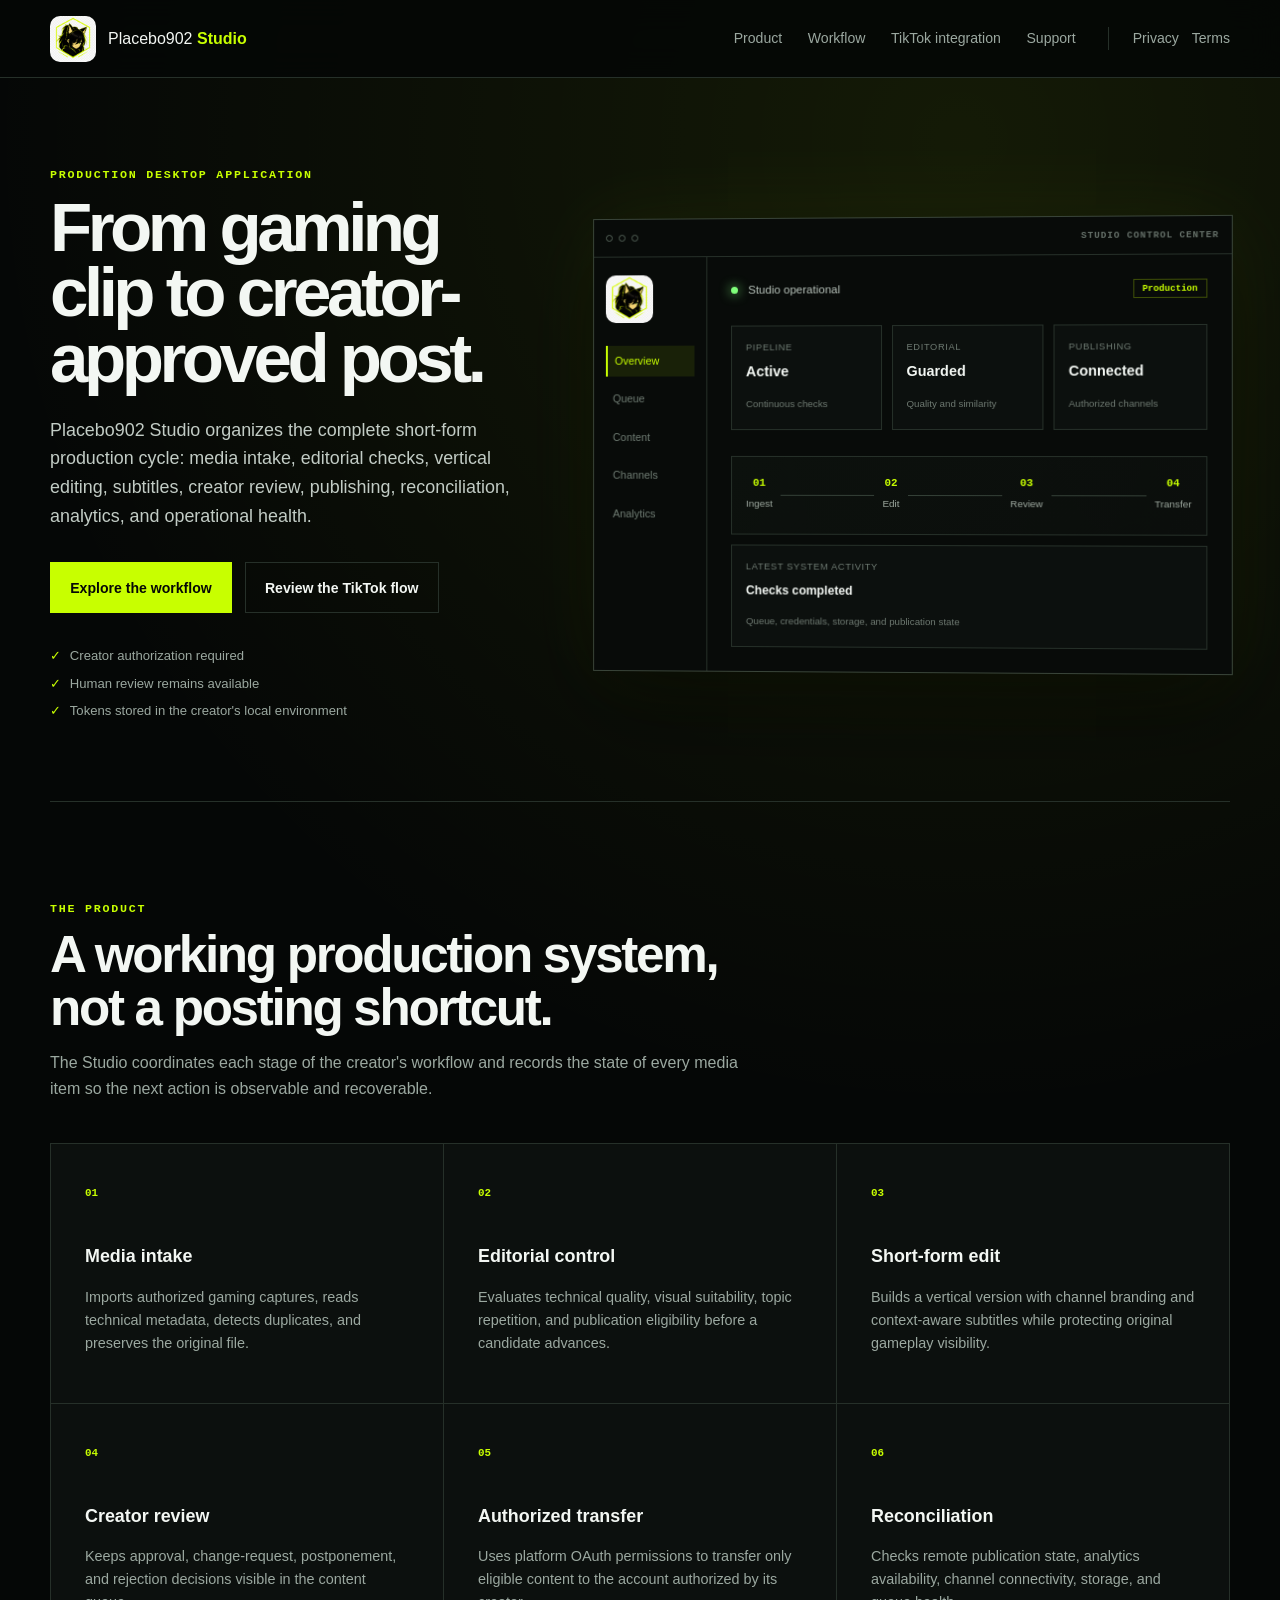
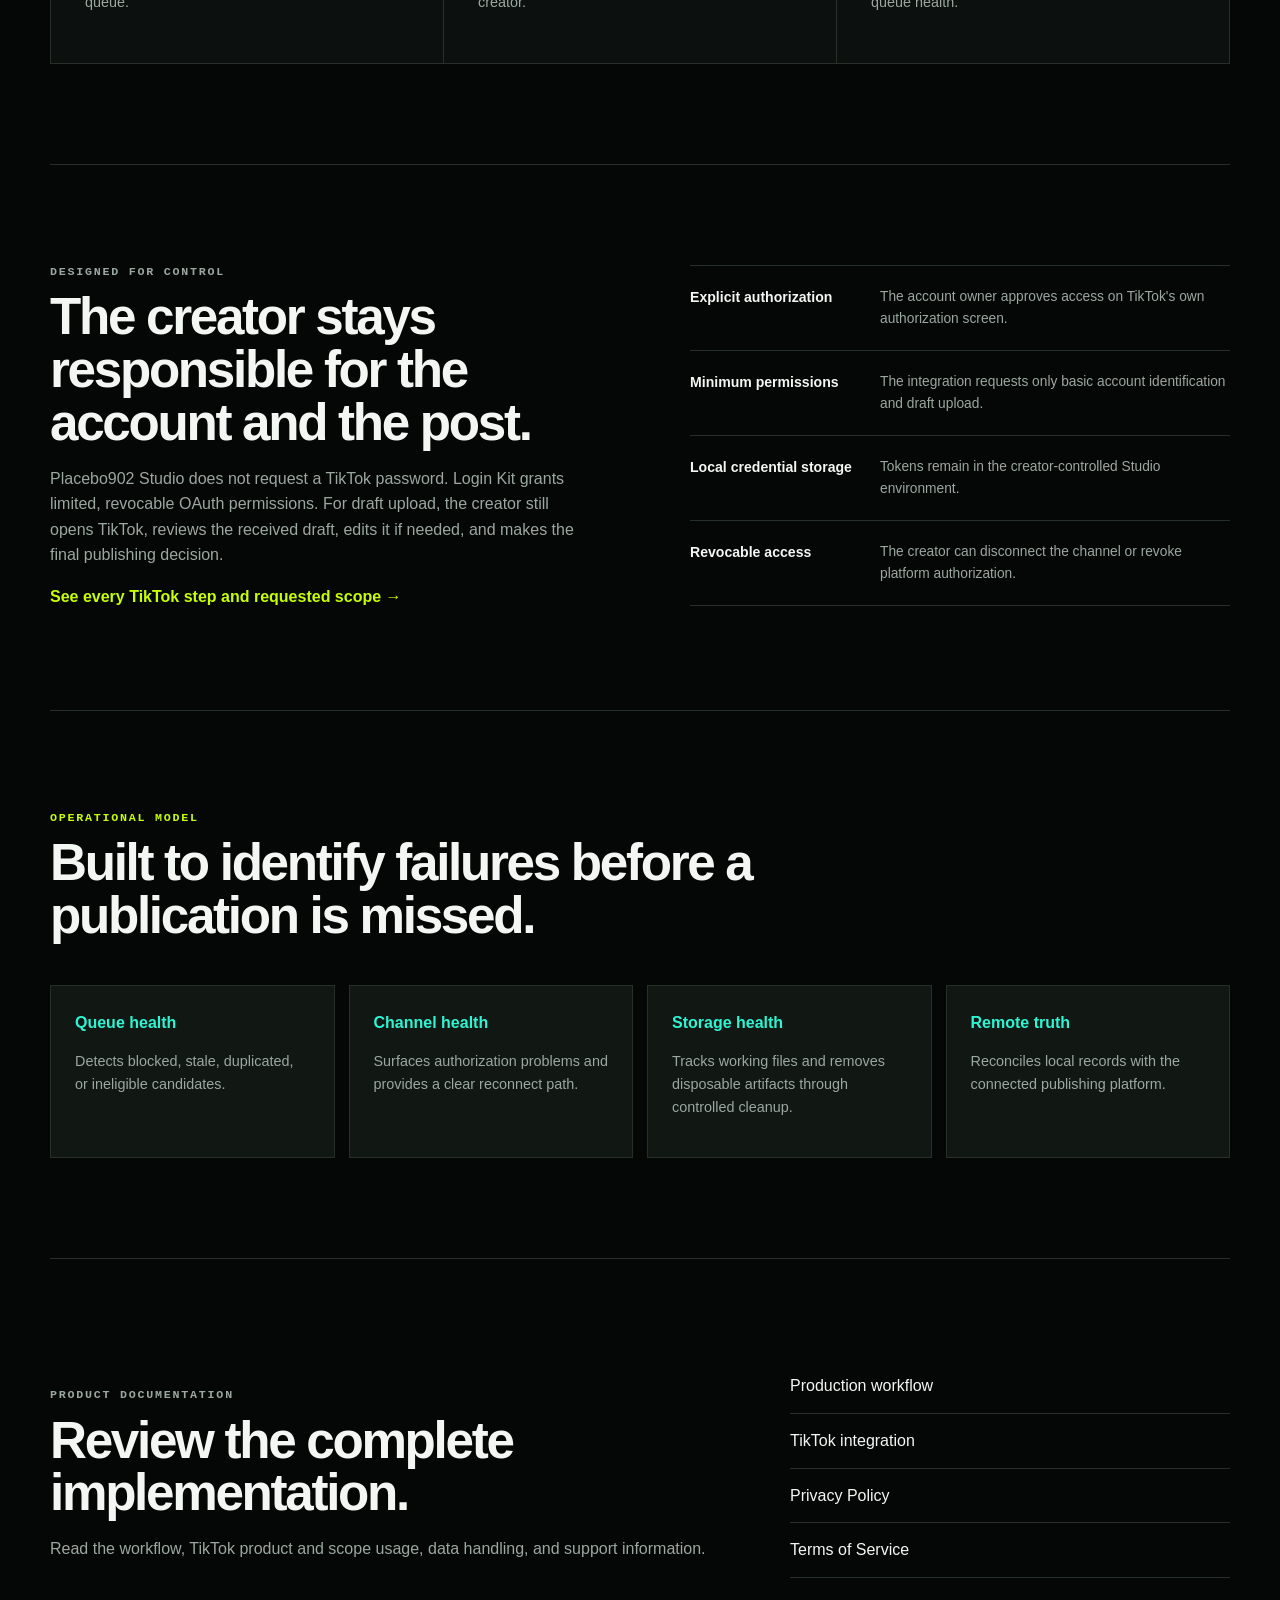
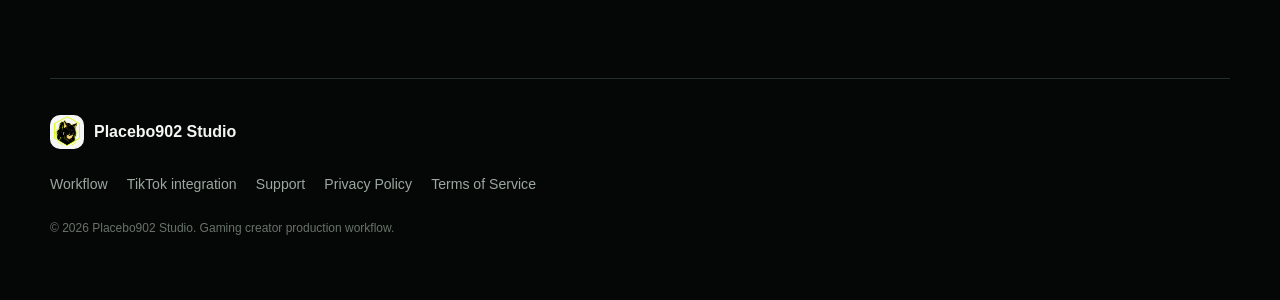
<file: index.html>
<!doctype html>
<html lang="en">
<head>
  <meta charset="utf-8">
  <meta name="viewport" content="width=device-width, initial-scale=1">
  <meta name="description" content="Placebo902 Studio is a desktop production workflow for gaming creators: ingest, edit, review, publish, reconcile, and learn from short-form video.">
  <meta name="theme-color" content="#050706">
  <title>Placebo902 Studio | Gaming creator workflow</title>
  <link rel="icon" href="assets/app-icon.png">
  <link rel="apple-touch-icon" href="assets/app-icon.png">
  <link rel="stylesheet" href="site.css">
</head>
<body>
  <a class="skip-link" href="#main">Skip to content</a>
  <header class="site-header">
    <a class="brand" href="index.html" aria-label="Placebo902 Studio home">
      <img src="assets/app-icon.png" alt="" width="46" height="46">
      <span>Placebo902 <b>Studio</b></span>
    </a>
    <nav aria-label="Main navigation">
      <a href="#product">Product</a>
      <a href="workflow.html">Workflow</a>
      <a href="tiktok-integration.html">TikTok integration</a>
      <a href="support.html">Support</a>
    </nav>
    <div class="legal-links" aria-label="Legal links">
      <a href="privacy.html">Privacy</a>
      <a href="terms.html">Terms</a>
    </div>
  </header>
  <main id="main">
    <section class="hero">
      <div class="hero-copy">
        <p class="eyebrow">Production desktop application</p>
        <h1>From gaming clip to creator-approved post.</h1>
        <p class="lede">Placebo902 Studio organizes the complete short-form production cycle: media intake, editorial checks, vertical editing, subtitles, creator review, publishing, reconciliation, analytics, and operational health.</p>
        <div class="hero-actions">
          <a class="button primary" href="workflow.html">Explore the workflow</a>
          <a class="button secondary" href="tiktok-integration.html">Review the TikTok flow</a>
        </div>
        <ul class="proof-list">
          <li>Creator authorization required</li>
          <li>Human review remains available</li>
          <li>Tokens stored in the creator's local environment</li>
        </ul>
      </div>
      <div class="product-window" aria-label="Illustration of the Studio control center">
        <div class="window-bar"><i></i><i></i><i></i><span>STUDIO CONTROL CENTER</span></div>
        <div class="window-body">
          <aside>
            <img src="assets/app-icon.png" alt="Placebo902 Studio icon">
            <span class="active">Overview</span><span>Queue</span><span>Content</span><span>Channels</span><span>Analytics</span>
          </aside>
          <div class="console">
            <div class="status-line"><span><i class="status-dot"></i> Studio operational</span><b>Production</b></div>
            <div class="metric-grid">
              <article><span>Pipeline</span><strong>Active</strong><small>Continuous checks</small></article>
              <article><span>Editorial</span><strong>Guarded</strong><small>Quality and similarity</small></article>
              <article><span>Publishing</span><strong>Connected</strong><small>Authorized channels</small></article>
            </div>
            <div class="flow-card">
              <div><b>01</b><span>Ingest</span></div><em></em><div><b>02</b><span>Edit</span></div><em></em>
              <div><b>03</b><span>Review</span></div><em></em><div><b>04</b><span>Transfer</span></div>
            </div>
            <div class="activity"><span>Latest system activity</span><b>Checks completed</b><small>Queue, credentials, storage, and publication state</small></div>
          </div>
        </div>
      </div>
    </section>
    <section id="product" class="section">
      <div class="section-heading">
        <p class="eyebrow">The product</p>
        <h2>A working production system, not a posting shortcut.</h2>
        <p>The Studio coordinates each stage of the creator's workflow and records the state of every media item so the next action is observable and recoverable.</p>
      </div>
      <div class="feature-grid">
        <article><span>01</span><h3>Media intake</h3><p>Imports authorized gaming captures, reads technical metadata, detects duplicates, and preserves the original file.</p></article>
        <article><span>02</span><h3>Editorial control</h3><p>Evaluates technical quality, visual suitability, topic repetition, and publication eligibility before a candidate advances.</p></article>
        <article><span>03</span><h3>Short-form edit</h3><p>Builds a vertical version with channel branding and context-aware subtitles while protecting original gameplay visibility.</p></article>
        <article><span>04</span><h3>Creator review</h3><p>Keeps approval, change-request, postponement, and rejection decisions visible in the content queue.</p></article>
        <article><span>05</span><h3>Authorized transfer</h3><p>Uses platform OAuth permissions to transfer only eligible content to the account authorized by its creator.</p></article>
        <article><span>06</span><h3>Reconciliation</h3><p>Checks remote publication state, analytics availability, channel connectivity, storage, and queue health.</p></article>
      </div>
    </section>
    <section class="section split">
      <div>
        <p class="eyebrow">Designed for control</p>
        <h2>The creator stays responsible for the account and the post.</h2>
        <p>Placebo902 Studio does not request a TikTok password. Login Kit grants limited, revocable OAuth permissions. For draft upload, the creator still opens TikTok, reviews the received draft, edits it if needed, and makes the final publishing decision.</p>
        <a class="text-link" href="tiktok-integration.html">See every TikTok step and requested scope →</a>
      </div>
      <div class="control-list">
        <div><b>Explicit authorization</b><span>The account owner approves access on TikTok's own authorization screen.</span></div>
        <div><b>Minimum permissions</b><span>The integration requests only basic account identification and draft upload.</span></div>
        <div><b>Local credential storage</b><span>Tokens remain in the creator-controlled Studio environment.</span></div>
        <div><b>Revocable access</b><span>The creator can disconnect the channel or revoke platform authorization.</span></div>
      </div>
    </section>
    <section class="section reliability">
      <div class="section-heading"><p class="eyebrow">Operational model</p><h2>Built to identify failures before a publication is missed.</h2></div>
      <div class="reliability-grid">
        <article><b>Queue health</b><p>Detects blocked, stale, duplicated, or ineligible candidates.</p></article>
        <article><b>Channel health</b><p>Surfaces authorization problems and provides a clear reconnect path.</p></article>
        <article><b>Storage health</b><p>Tracks working files and removes disposable artifacts through controlled cleanup.</p></article>
        <article><b>Remote truth</b><p>Reconciles local records with the connected publishing platform.</p></article>
      </div>
    </section>
    <section class="section cta">
      <div><p class="eyebrow">Product documentation</p><h2>Review the complete implementation.</h2><p>Read the workflow, TikTok product and scope usage, data handling, and support information.</p></div>
      <div class="cta-links"><a href="workflow.html">Production workflow</a><a href="tiktok-integration.html">TikTok integration</a><a href="privacy.html">Privacy Policy</a><a href="terms.html">Terms of Service</a></div>
    </section>
  </main>
  <footer>
    <div><img src="assets/app-icon.png" alt="" width="34" height="34"><span>Placebo902 Studio</span></div>
    <nav><a href="workflow.html">Workflow</a><a href="tiktok-integration.html">TikTok integration</a><a href="support.html">Support</a><a href="privacy.html">Privacy Policy</a><a href="terms.html">Terms of Service</a></nav>
    <p>© 2026 Placebo902 Studio. Gaming creator production workflow.</p>
  </footer>
</body>
</html>
</file>
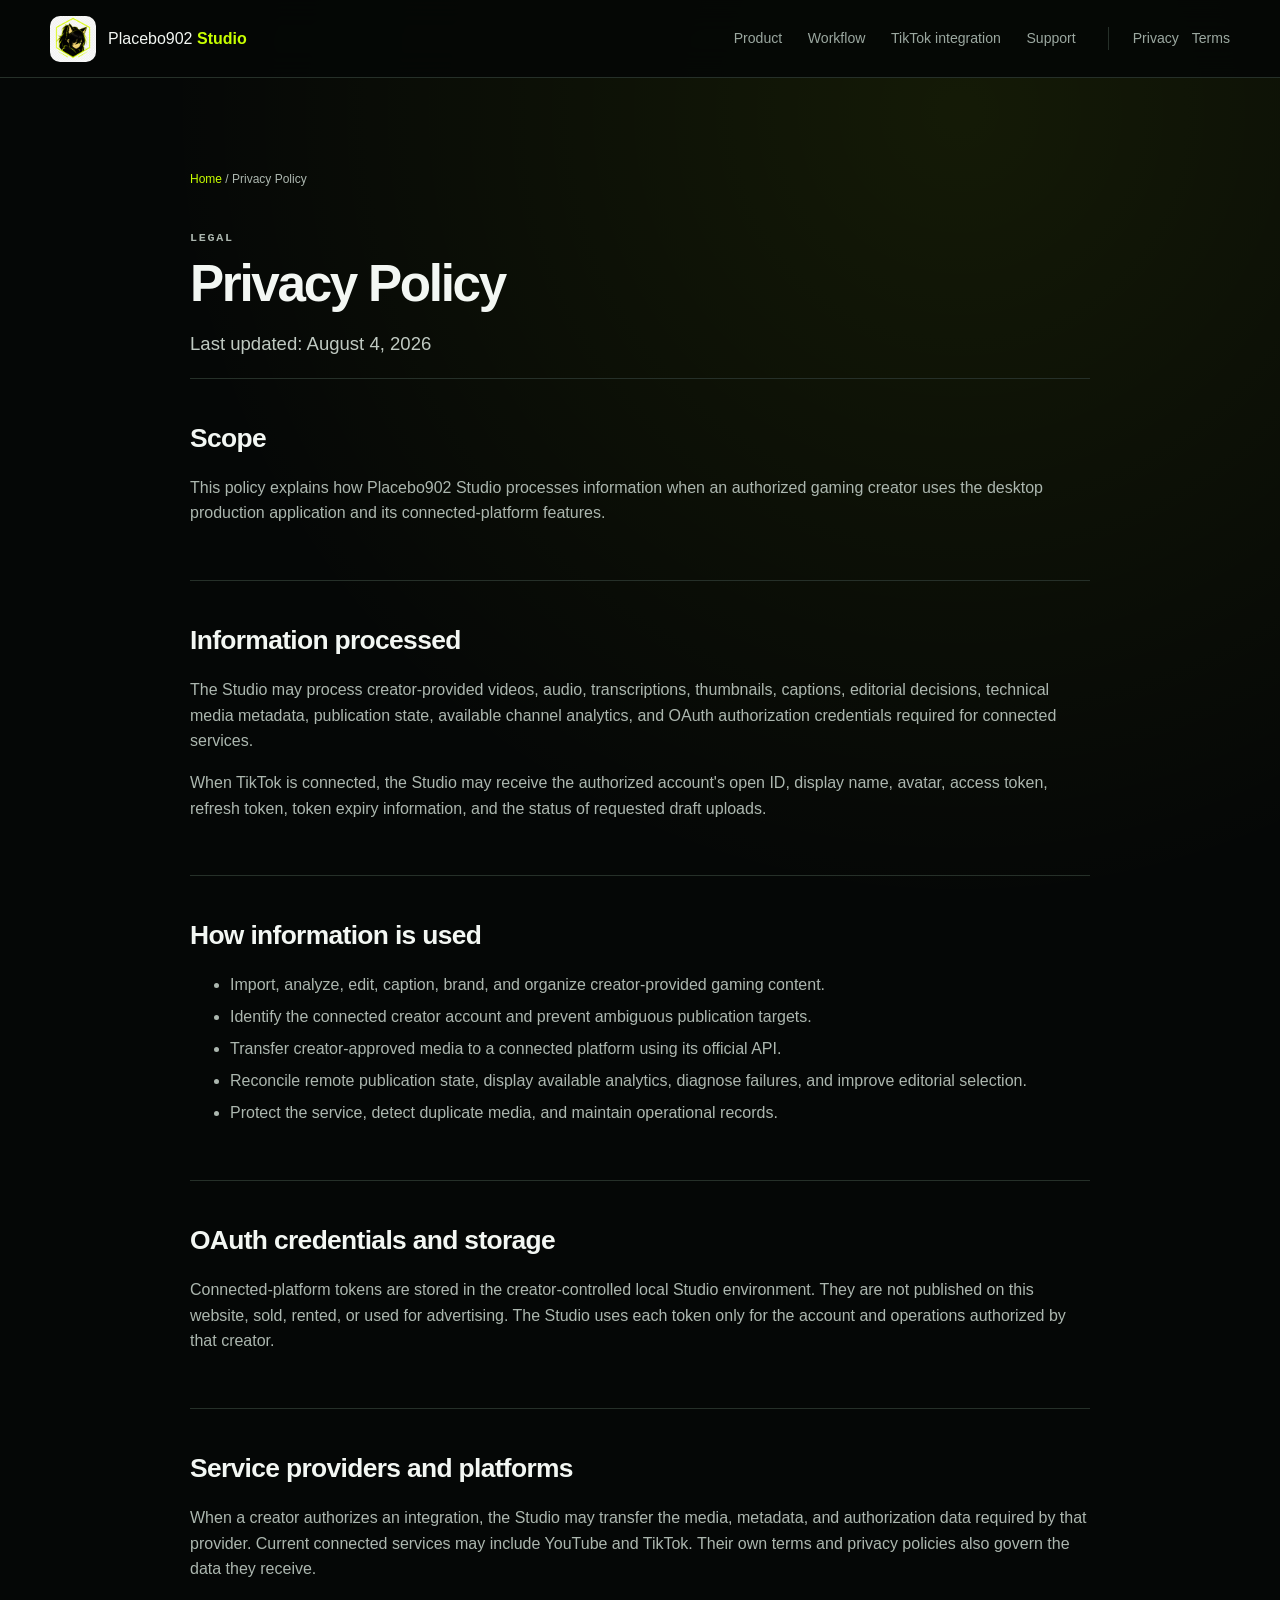
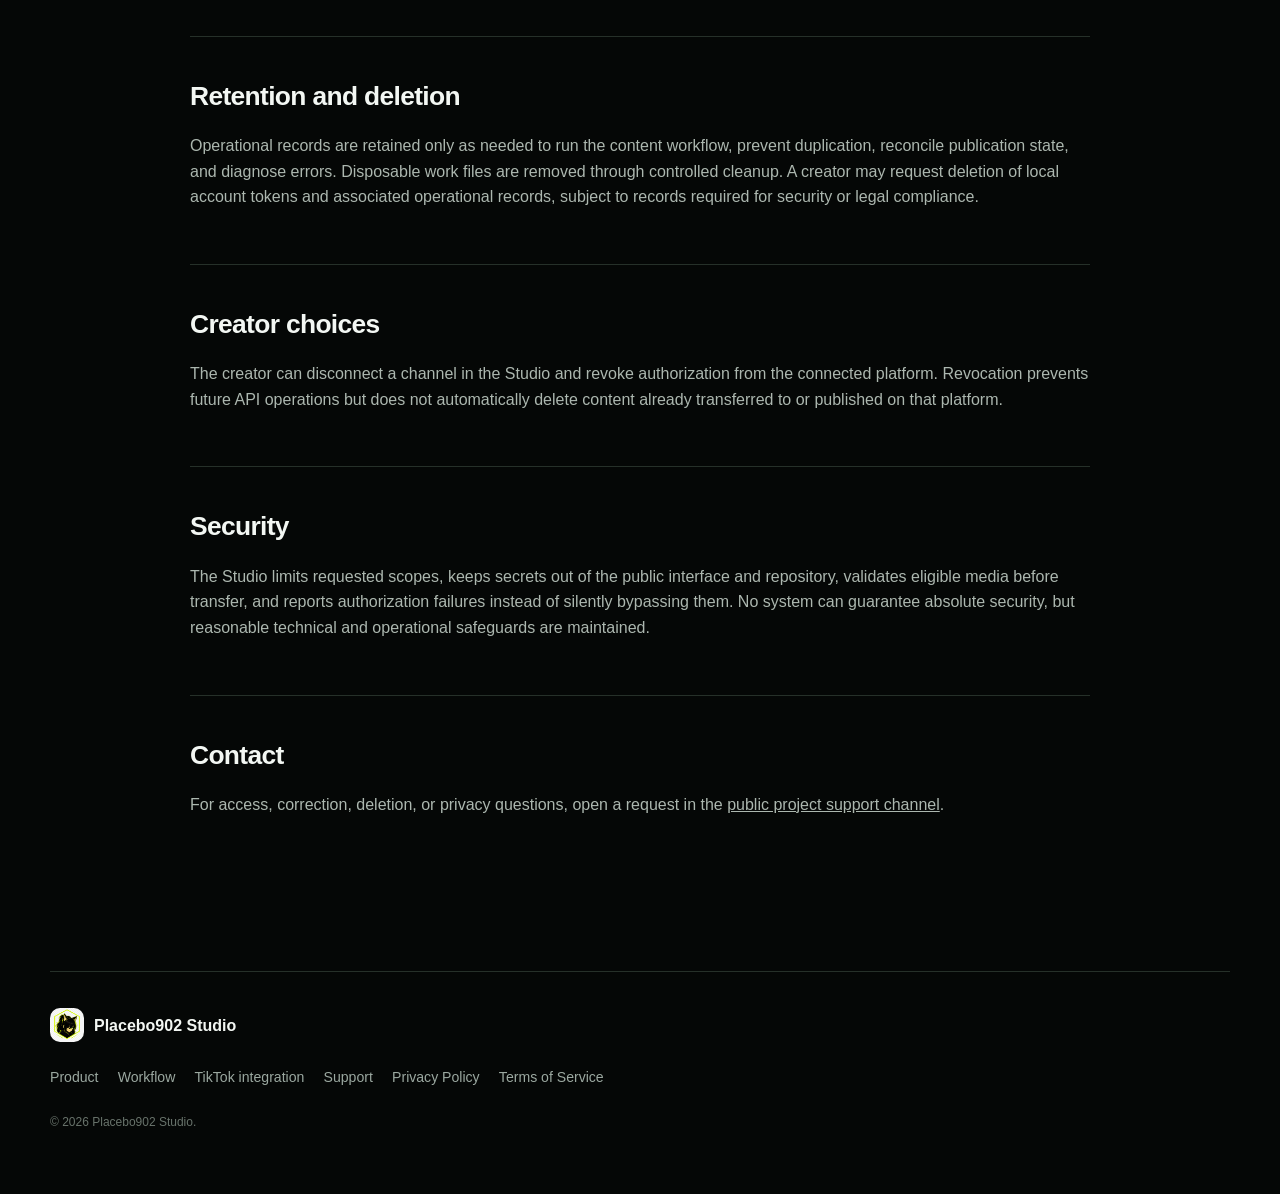
<file: privacy.html>
<!doctype html>
<html lang="en">
<head><meta charset="utf-8"><meta name="viewport" content="width=device-width,initial-scale=1"><meta name="description" content="Placebo902 Studio Privacy Policy."><meta name="theme-color" content="#050706"><title>Privacy Policy | Placebo902 Studio</title><link rel="icon" href="assets/app-icon.png"><link rel="stylesheet" href="site.css"></head>
<body>
<header class="site-header"><a class="brand" href="index.html"><img src="assets/app-icon.png" alt="" width="46" height="46"><span>Placebo902 <b>Studio</b></span></a><nav><a href="index.html#product">Product</a><a href="workflow.html">Workflow</a><a href="tiktok-integration.html">TikTok integration</a><a href="support.html">Support</a></nav><div class="legal-links"><a href="privacy.html">Privacy</a><a href="terms.html">Terms</a></div></header>
<main class="document">
  <p class="breadcrumbs"><a href="index.html">Home</a> / Privacy Policy</p><p class="eyebrow">Legal</p><h1>Privacy Policy</h1><p class="intro">Last updated: August 4, 2026</p>
  <section><h2>Scope</h2><p>This policy explains how Placebo902 Studio processes information when an authorized gaming creator uses the desktop production application and its connected-platform features.</p></section>
  <section><h2>Information processed</h2><p>The Studio may process creator-provided videos, audio, transcriptions, thumbnails, captions, editorial decisions, technical media metadata, publication state, available channel analytics, and OAuth authorization credentials required for connected services.</p><p>When TikTok is connected, the Studio may receive the authorized account's open ID, display name, avatar, access token, refresh token, token expiry information, and the status of requested draft uploads.</p></section>
  <section><h2>How information is used</h2><ul><li>Import, analyze, edit, caption, brand, and organize creator-provided gaming content.</li><li>Identify the connected creator account and prevent ambiguous publication targets.</li><li>Transfer creator-approved media to a connected platform using its official API.</li><li>Reconcile remote publication state, display available analytics, diagnose failures, and improve editorial selection.</li><li>Protect the service, detect duplicate media, and maintain operational records.</li></ul></section>
  <section><h2>OAuth credentials and storage</h2><p>Connected-platform tokens are stored in the creator-controlled local Studio environment. They are not published on this website, sold, rented, or used for advertising. The Studio uses each token only for the account and operations authorized by that creator.</p></section>
  <section><h2>Service providers and platforms</h2><p>When a creator authorizes an integration, the Studio may transfer the media, metadata, and authorization data required by that provider. Current connected services may include YouTube and TikTok. Their own terms and privacy policies also govern the data they receive.</p></section>
  <section><h2>Retention and deletion</h2><p>Operational records are retained only as needed to run the content workflow, prevent duplication, reconcile publication state, and diagnose errors. Disposable work files are removed through controlled cleanup. A creator may request deletion of local account tokens and associated operational records, subject to records required for security or legal compliance.</p></section>
  <section><h2>Creator choices</h2><p>The creator can disconnect a channel in the Studio and revoke authorization from the connected platform. Revocation prevents future API operations but does not automatically delete content already transferred to or published on that platform.</p></section>
  <section><h2>Security</h2><p>The Studio limits requested scopes, keeps secrets out of the public interface and repository, validates eligible media before transfer, and reports authorization failures instead of silently bypassing them. No system can guarantee absolute security, but reasonable technical and operational safeguards are maintained.</p></section>
  <section><h2>Contact</h2><p>For access, correction, deletion, or privacy questions, open a request in the <a href="https://github.com/placebo9021/placebo902-studio-legal/issues">public project support channel</a>.</p></section>
</main>
<footer><div><img src="assets/app-icon.png" alt="" width="34" height="34"><span>Placebo902 Studio</span></div><nav><a href="index.html">Product</a><a href="workflow.html">Workflow</a><a href="tiktok-integration.html">TikTok integration</a><a href="support.html">Support</a><a href="privacy.html">Privacy Policy</a><a href="terms.html">Terms of Service</a></nav><p>© 2026 Placebo902 Studio.</p></footer>
</body></html>
</file>
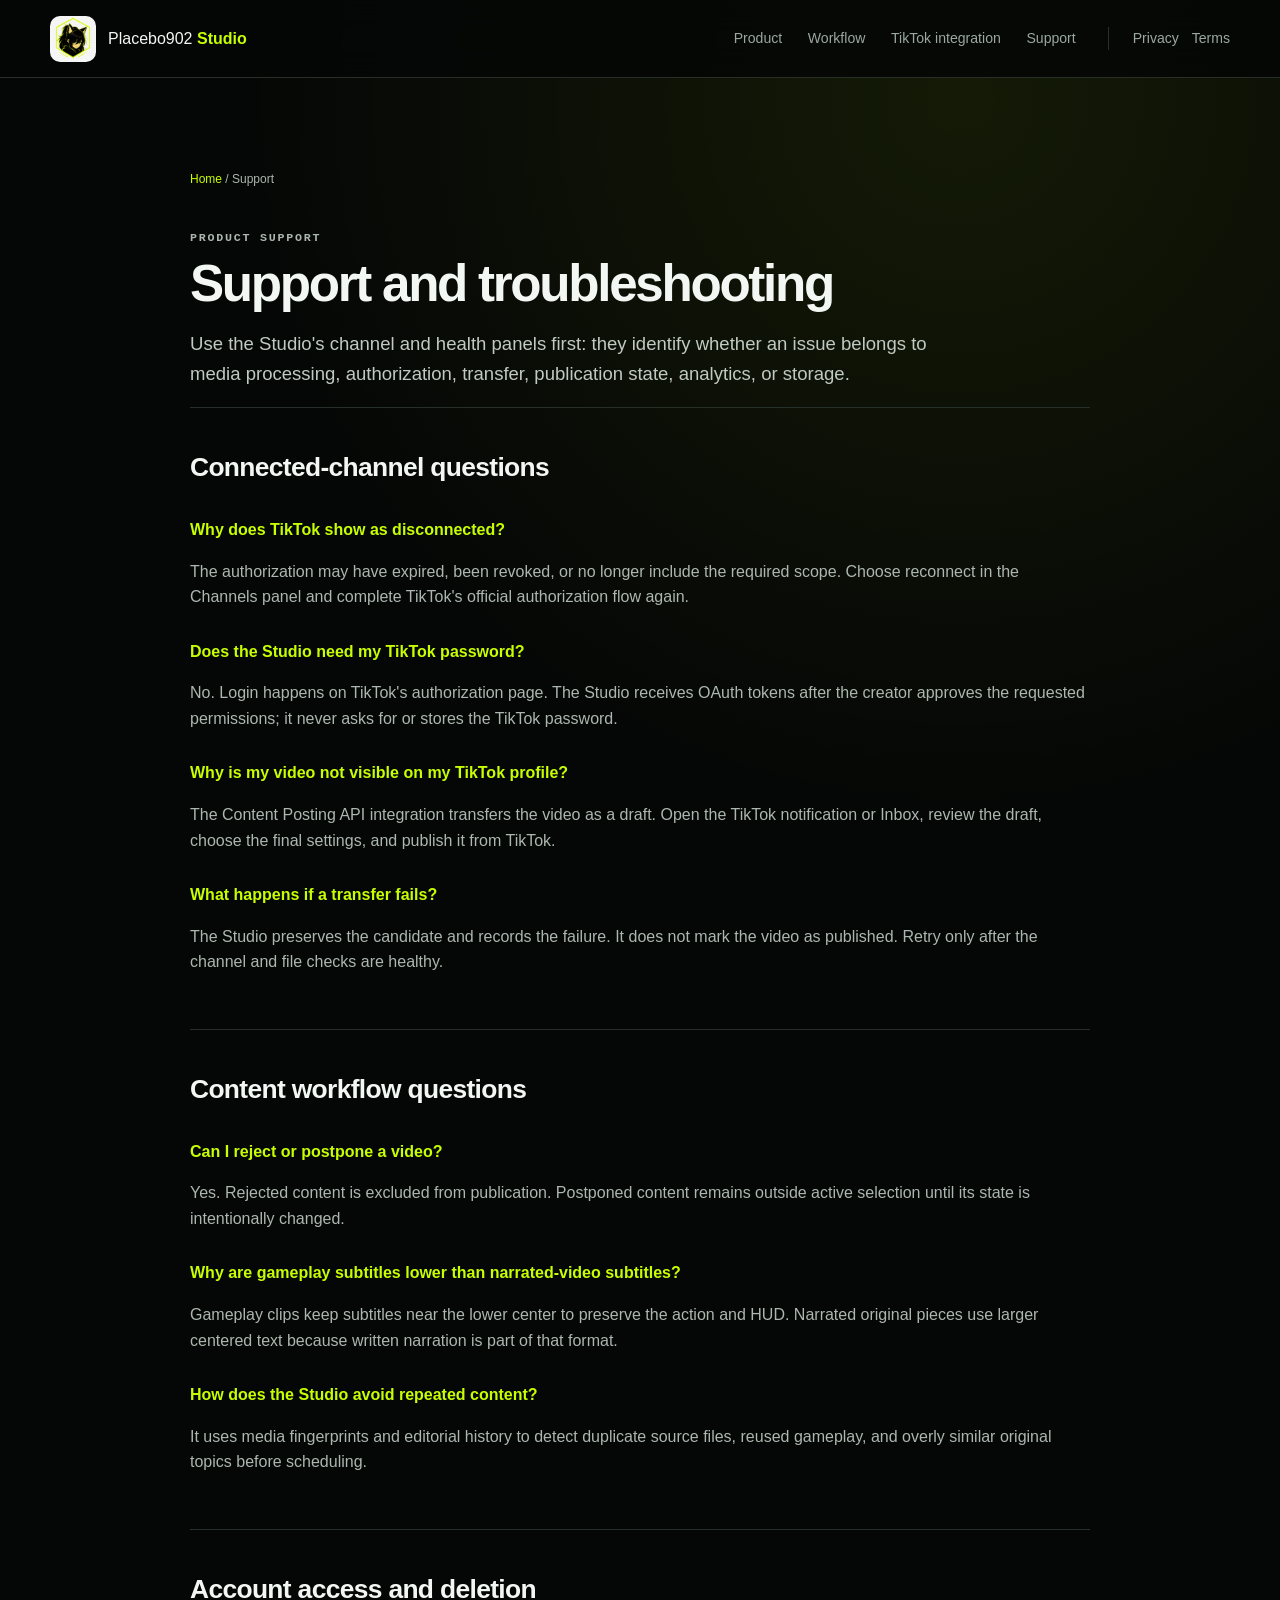
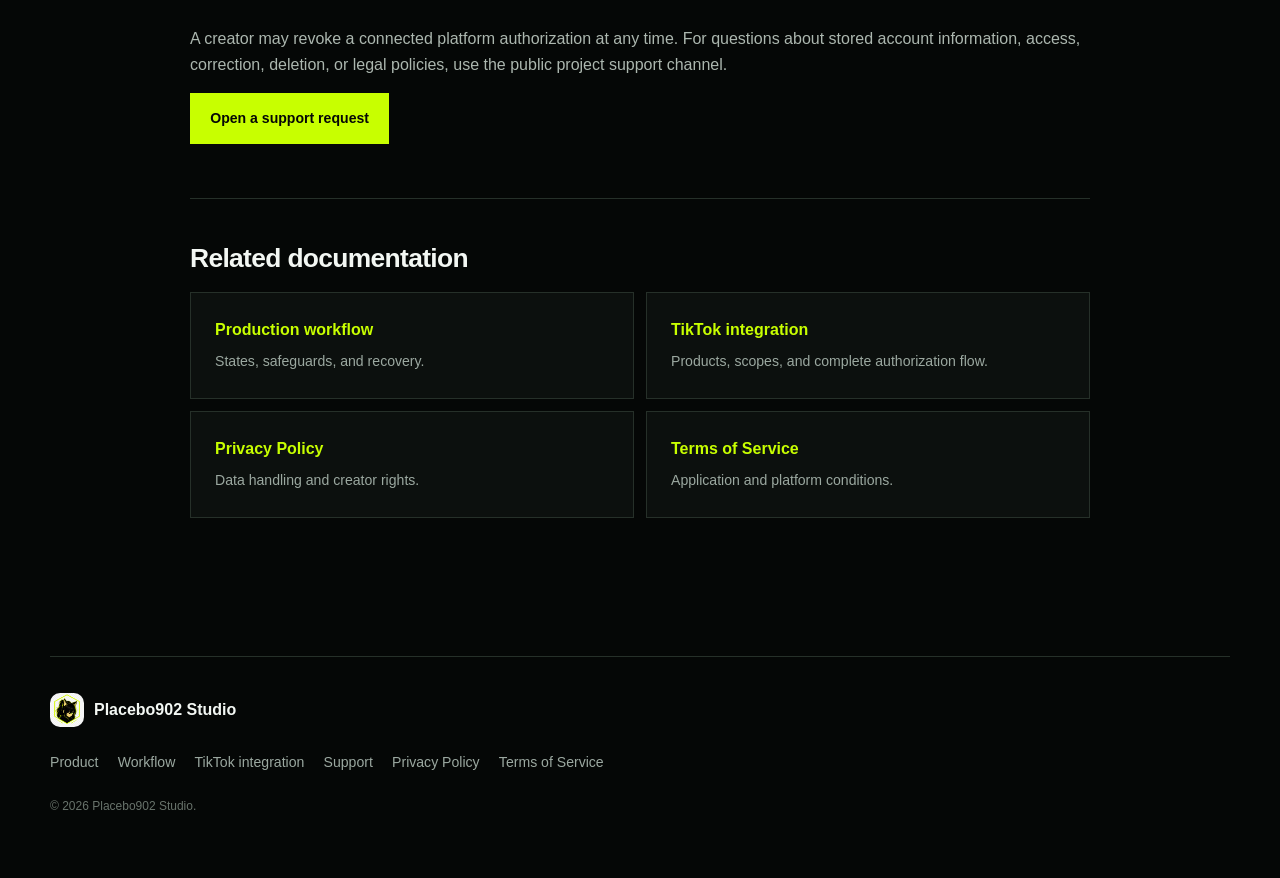
<file: support.html>
<!doctype html>
<html lang="en">
<head><meta charset="utf-8"><meta name="viewport" content="width=device-width,initial-scale=1"><meta name="description" content="Placebo902 Studio product support and connected-channel troubleshooting."><meta name="theme-color" content="#050706"><title>Support | Placebo902 Studio</title><link rel="icon" href="assets/app-icon.png"><link rel="stylesheet" href="site.css"></head>
<body>
<header class="site-header"><a class="brand" href="index.html"><img src="assets/app-icon.png" alt="" width="46" height="46"><span>Placebo902 <b>Studio</b></span></a><nav><a href="index.html#product">Product</a><a href="workflow.html">Workflow</a><a href="tiktok-integration.html">TikTok integration</a><a href="support.html">Support</a></nav><div class="legal-links"><a href="privacy.html">Privacy</a><a href="terms.html">Terms</a></div></header>
<main class="document">
  <p class="breadcrumbs"><a href="index.html">Home</a> / Support</p><p class="eyebrow">Product support</p><h1>Support and troubleshooting</h1>
  <p class="intro">Use the Studio's channel and health panels first: they identify whether an issue belongs to media processing, authorization, transfer, publication state, analytics, or storage.</p>
  <section><h2>Connected-channel questions</h2>
    <h3>Why does TikTok show as disconnected?</h3><p>The authorization may have expired, been revoked, or no longer include the required scope. Choose reconnect in the Channels panel and complete TikTok's official authorization flow again.</p>
    <h3>Does the Studio need my TikTok password?</h3><p>No. Login happens on TikTok's authorization page. The Studio receives OAuth tokens after the creator approves the requested permissions; it never asks for or stores the TikTok password.</p>
    <h3>Why is my video not visible on my TikTok profile?</h3><p>The Content Posting API integration transfers the video as a draft. Open the TikTok notification or Inbox, review the draft, choose the final settings, and publish it from TikTok.</p>
    <h3>What happens if a transfer fails?</h3><p>The Studio preserves the candidate and records the failure. It does not mark the video as published. Retry only after the channel and file checks are healthy.</p>
  </section>
  <section><h2>Content workflow questions</h2>
    <h3>Can I reject or postpone a video?</h3><p>Yes. Rejected content is excluded from publication. Postponed content remains outside active selection until its state is intentionally changed.</p>
    <h3>Why are gameplay subtitles lower than narrated-video subtitles?</h3><p>Gameplay clips keep subtitles near the lower center to preserve the action and HUD. Narrated original pieces use larger centered text because written narration is part of that format.</p>
    <h3>How does the Studio avoid repeated content?</h3><p>It uses media fingerprints and editorial history to detect duplicate source files, reused gameplay, and overly similar original topics before scheduling.</p>
  </section>
  <section><h2>Account access and deletion</h2><p>A creator may revoke a connected platform authorization at any time. For questions about stored account information, access, correction, deletion, or legal policies, use the public project support channel.</p><p><a class="button primary" href="https://github.com/placebo9021/placebo902-studio-legal/issues">Open a support request</a></p></section>
  <section><h2>Related documentation</h2><div class="card-links"><a href="workflow.html"><b>Production workflow</b><span>States, safeguards, and recovery.</span></a><a href="tiktok-integration.html"><b>TikTok integration</b><span>Products, scopes, and complete authorization flow.</span></a><a href="privacy.html"><b>Privacy Policy</b><span>Data handling and creator rights.</span></a><a href="terms.html"><b>Terms of Service</b><span>Application and platform conditions.</span></a></div></section>
</main>
<footer><div><img src="assets/app-icon.png" alt="" width="34" height="34"><span>Placebo902 Studio</span></div><nav><a href="index.html">Product</a><a href="workflow.html">Workflow</a><a href="tiktok-integration.html">TikTok integration</a><a href="support.html">Support</a><a href="privacy.html">Privacy Policy</a><a href="terms.html">Terms of Service</a></nav><p>© 2026 Placebo902 Studio.</p></footer>
</body></html>
</file>
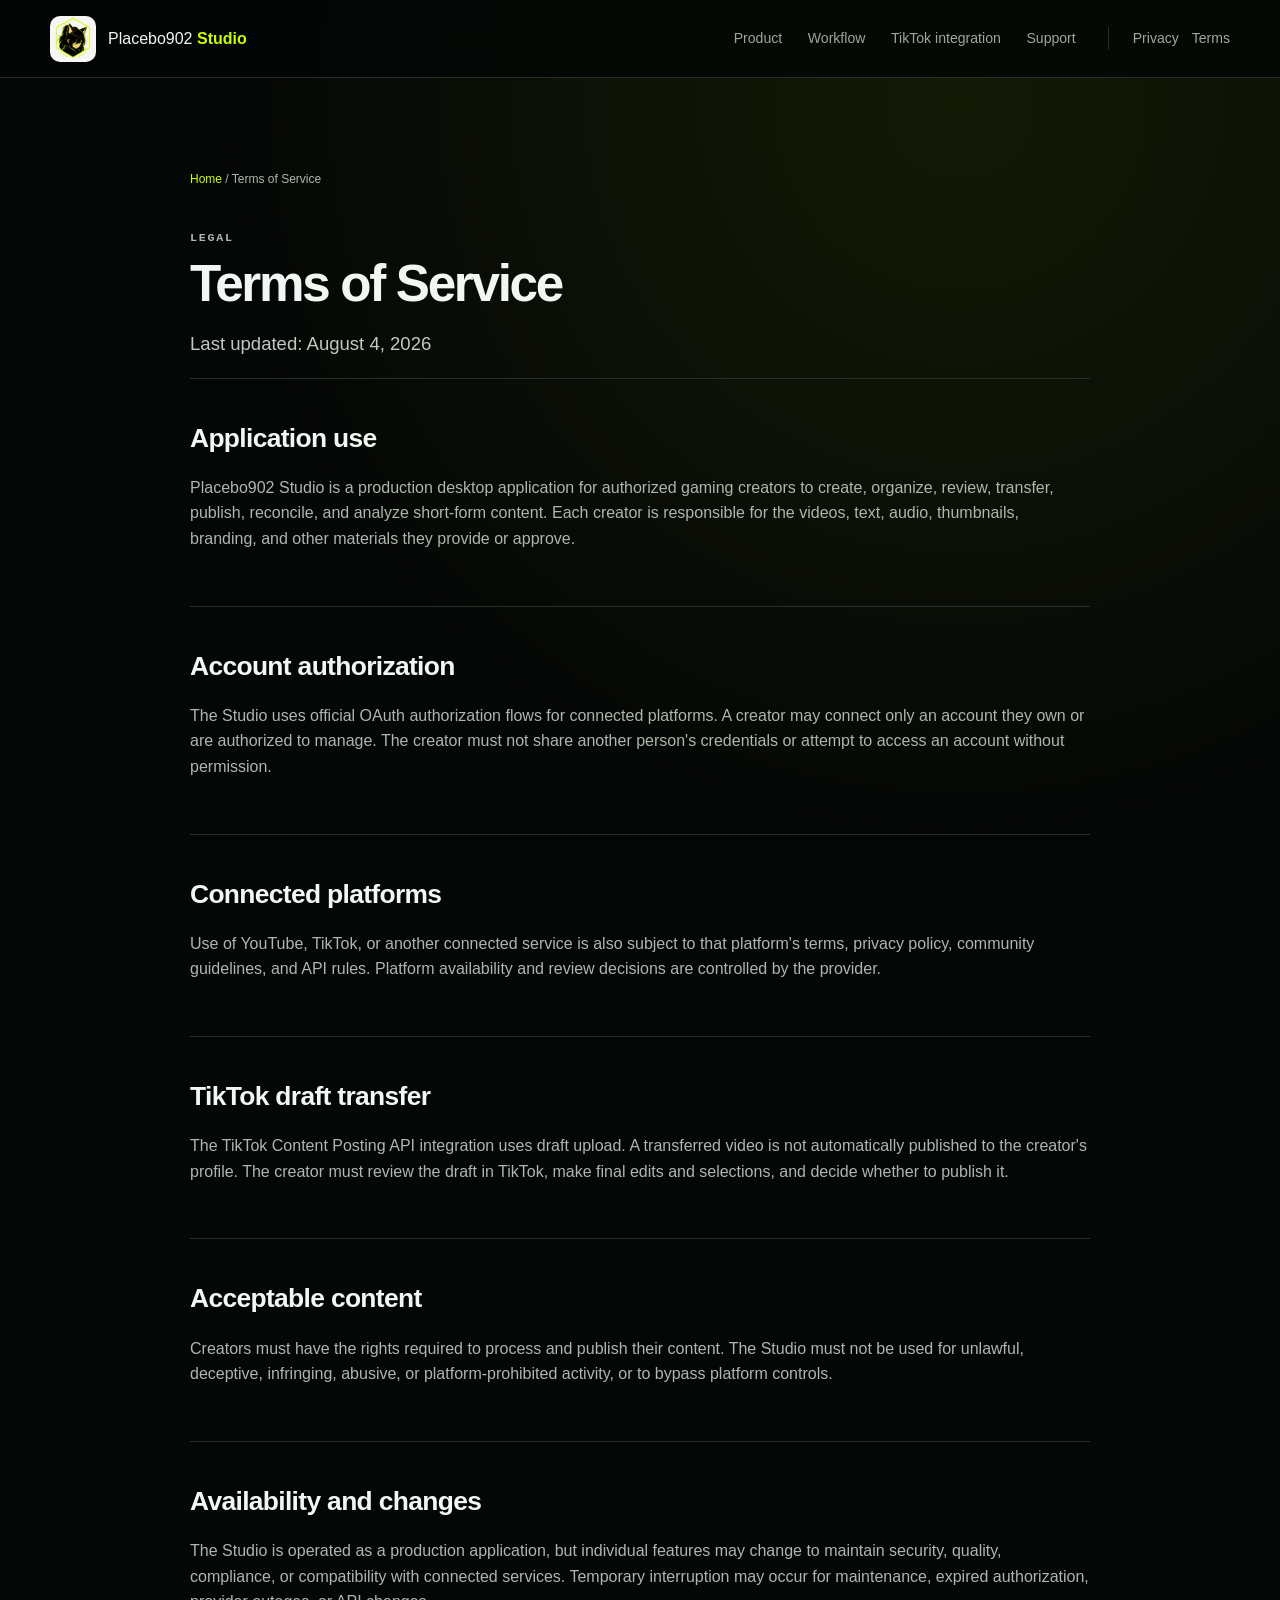
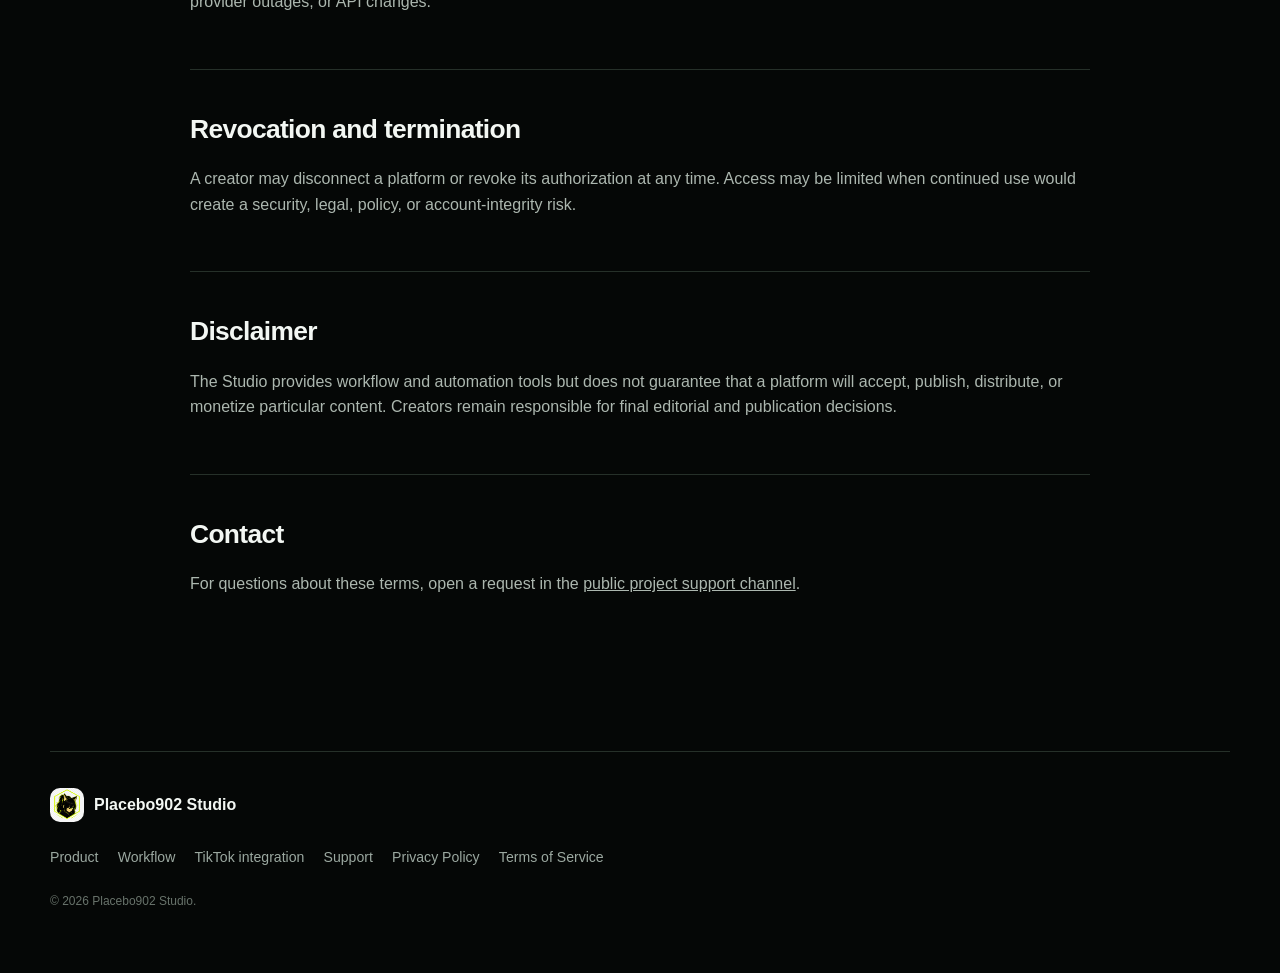
<file: terms.html>
<!doctype html>
<html lang="en">
<head><meta charset="utf-8"><meta name="viewport" content="width=device-width,initial-scale=1"><meta name="description" content="Placebo902 Studio Terms of Service."><meta name="theme-color" content="#050706"><title>Terms of Service | Placebo902 Studio</title><link rel="icon" href="assets/app-icon.png"><link rel="stylesheet" href="site.css"></head>
<body>
<header class="site-header"><a class="brand" href="index.html"><img src="assets/app-icon.png" alt="" width="46" height="46"><span>Placebo902 <b>Studio</b></span></a><nav><a href="index.html#product">Product</a><a href="workflow.html">Workflow</a><a href="tiktok-integration.html">TikTok integration</a><a href="support.html">Support</a></nav><div class="legal-links"><a href="privacy.html">Privacy</a><a href="terms.html">Terms</a></div></header>
<main class="document">
  <p class="breadcrumbs"><a href="index.html">Home</a> / Terms of Service</p><p class="eyebrow">Legal</p><h1>Terms of Service</h1><p class="intro">Last updated: August 4, 2026</p>
  <section><h2>Application use</h2><p>Placebo902 Studio is a production desktop application for authorized gaming creators to create, organize, review, transfer, publish, reconcile, and analyze short-form content. Each creator is responsible for the videos, text, audio, thumbnails, branding, and other materials they provide or approve.</p></section>
  <section><h2>Account authorization</h2><p>The Studio uses official OAuth authorization flows for connected platforms. A creator may connect only an account they own or are authorized to manage. The creator must not share another person's credentials or attempt to access an account without permission.</p></section>
  <section><h2>Connected platforms</h2><p>Use of YouTube, TikTok, or another connected service is also subject to that platform's terms, privacy policy, community guidelines, and API rules. Platform availability and review decisions are controlled by the provider.</p></section>
  <section><h2>TikTok draft transfer</h2><p>The TikTok Content Posting API integration uses draft upload. A transferred video is not automatically published to the creator's profile. The creator must review the draft in TikTok, make final edits and selections, and decide whether to publish it.</p></section>
  <section><h2>Acceptable content</h2><p>Creators must have the rights required to process and publish their content. The Studio must not be used for unlawful, deceptive, infringing, abusive, or platform-prohibited activity, or to bypass platform controls.</p></section>
  <section><h2>Availability and changes</h2><p>The Studio is operated as a production application, but individual features may change to maintain security, quality, compliance, or compatibility with connected services. Temporary interruption may occur for maintenance, expired authorization, provider outages, or API changes.</p></section>
  <section><h2>Revocation and termination</h2><p>A creator may disconnect a platform or revoke its authorization at any time. Access may be limited when continued use would create a security, legal, policy, or account-integrity risk.</p></section>
  <section><h2>Disclaimer</h2><p>The Studio provides workflow and automation tools but does not guarantee that a platform will accept, publish, distribute, or monetize particular content. Creators remain responsible for final editorial and publication decisions.</p></section>
  <section><h2>Contact</h2><p>For questions about these terms, open a request in the <a href="https://github.com/placebo9021/placebo902-studio-legal/issues">public project support channel</a>.</p></section>
</main>
<footer><div><img src="assets/app-icon.png" alt="" width="34" height="34"><span>Placebo902 Studio</span></div><nav><a href="index.html">Product</a><a href="workflow.html">Workflow</a><a href="tiktok-integration.html">TikTok integration</a><a href="support.html">Support</a><a href="privacy.html">Privacy Policy</a><a href="terms.html">Terms of Service</a></nav><p>© 2026 Placebo902 Studio.</p></footer>
</body></html>
</file>
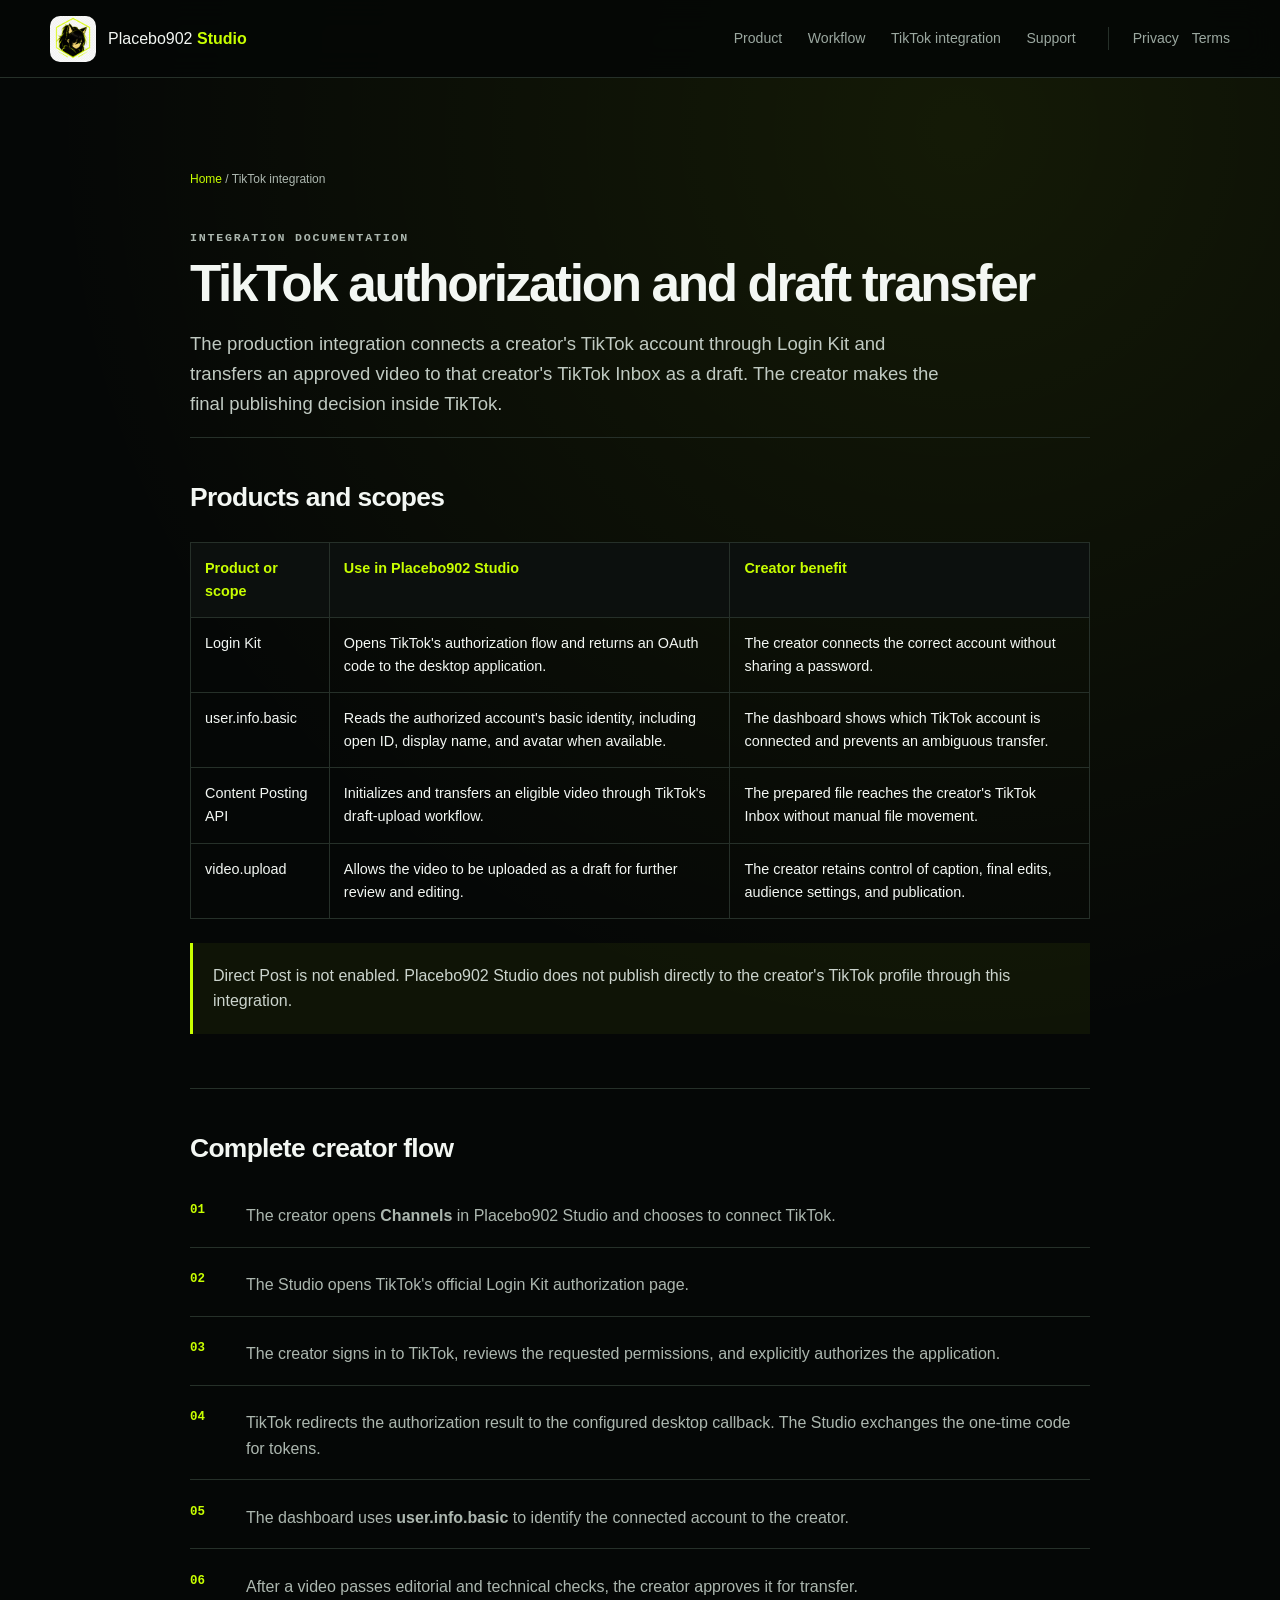
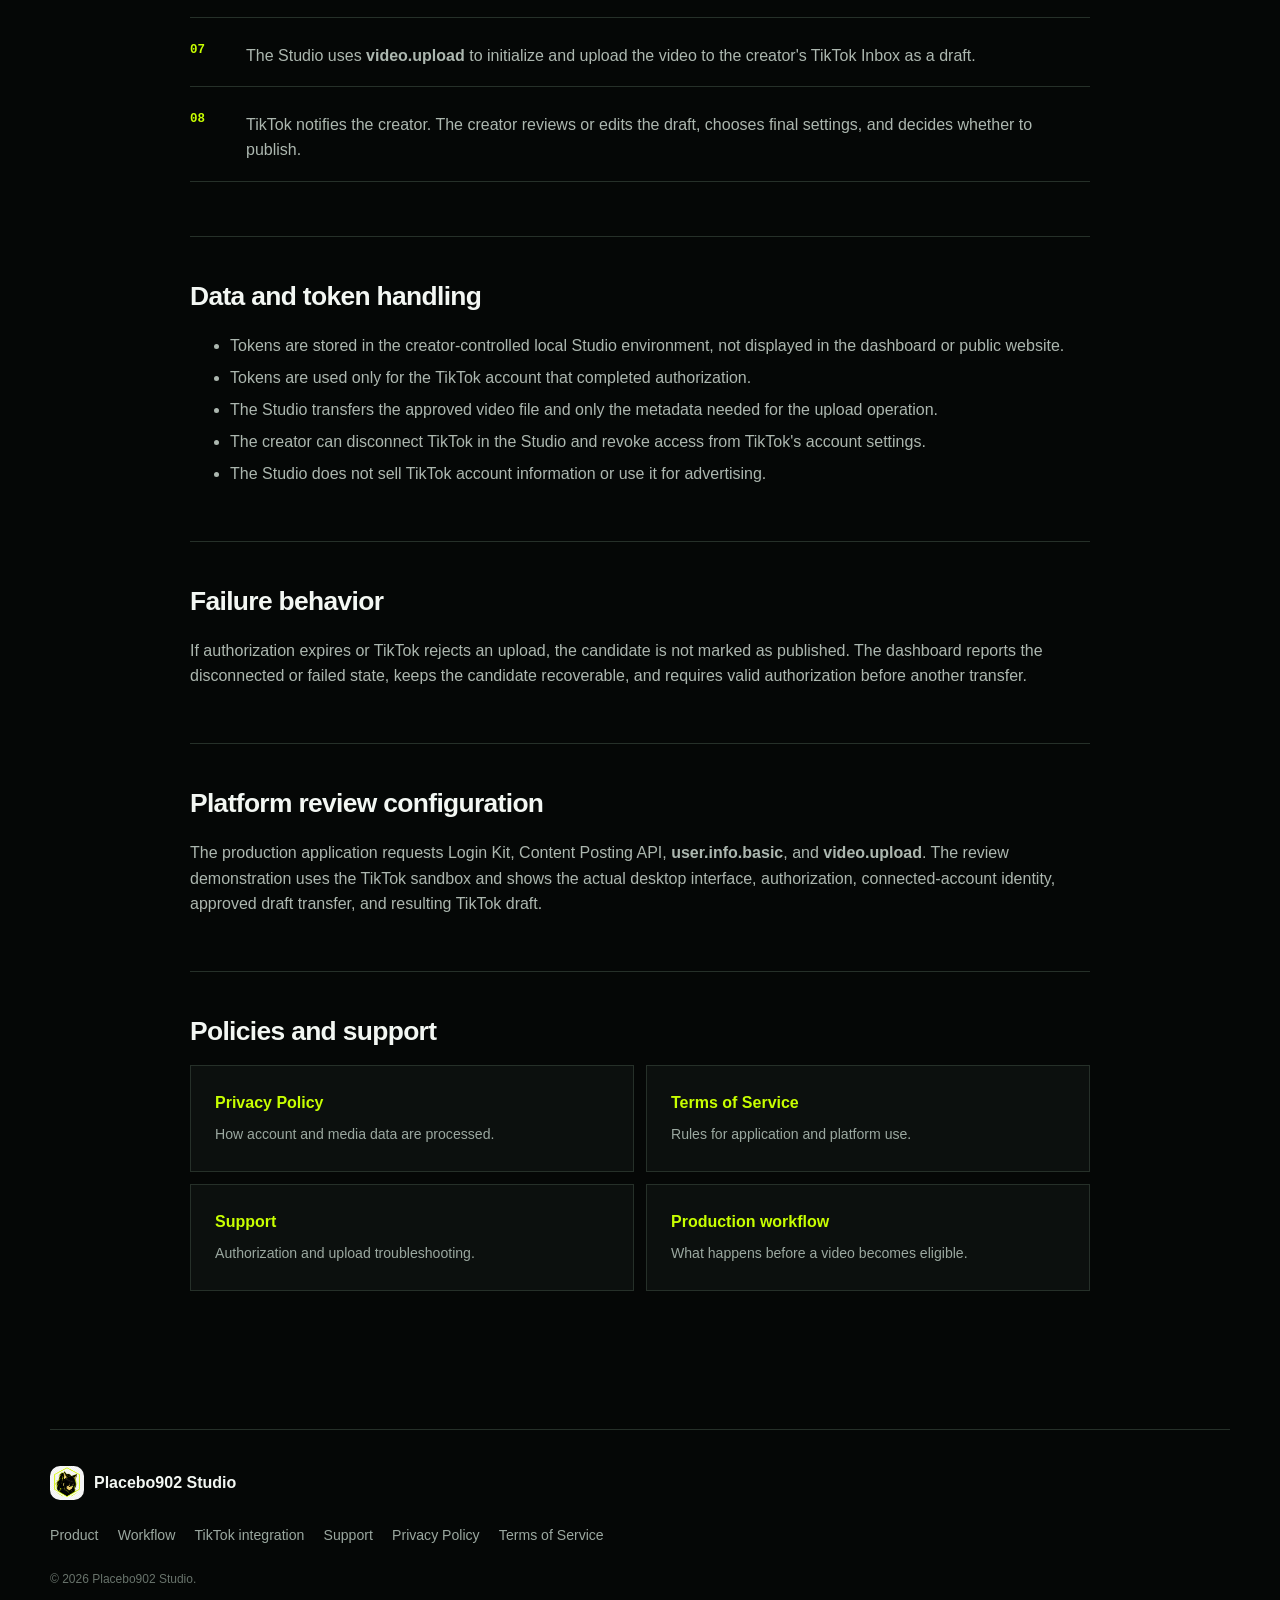
<file: tiktok-integration.html>
<!doctype html>
<html lang="en">
<head><meta charset="utf-8"><meta name="viewport" content="width=device-width,initial-scale=1"><meta name="description" content="How Placebo902 Studio uses TikTok Login Kit, user.info.basic, Content Posting API, and video.upload for creator-controlled draft transfer."><meta name="theme-color" content="#050706"><title>TikTok integration | Placebo902 Studio</title><link rel="icon" href="assets/app-icon.png"><link rel="stylesheet" href="site.css"></head>
<body>
<header class="site-header"><a class="brand" href="index.html"><img src="assets/app-icon.png" alt="" width="46" height="46"><span>Placebo902 <b>Studio</b></span></a><nav><a href="index.html#product">Product</a><a href="workflow.html">Workflow</a><a href="tiktok-integration.html">TikTok integration</a><a href="support.html">Support</a></nav><div class="legal-links"><a href="privacy.html">Privacy</a><a href="terms.html">Terms</a></div></header>
<main class="document">
  <p class="breadcrumbs"><a href="index.html">Home</a> / TikTok integration</p>
  <p class="eyebrow">Integration documentation</p><h1>TikTok authorization and draft transfer</h1>
  <p class="intro">The production integration connects a creator's TikTok account through Login Kit and transfers an approved video to that creator's TikTok Inbox as a draft. The creator makes the final publishing decision inside TikTok.</p>
  <section><h2>Products and scopes</h2><table><thead><tr><th>Product or scope</th><th>Use in Placebo902 Studio</th><th>Creator benefit</th></tr></thead><tbody>
    <tr><td>Login Kit</td><td>Opens TikTok's authorization flow and returns an OAuth code to the desktop application.</td><td>The creator connects the correct account without sharing a password.</td></tr>
    <tr><td>user.info.basic</td><td>Reads the authorized account's basic identity, including open ID, display name, and avatar when available.</td><td>The dashboard shows which TikTok account is connected and prevents an ambiguous transfer.</td></tr>
    <tr><td>Content Posting API</td><td>Initializes and transfers an eligible video through TikTok's draft-upload workflow.</td><td>The prepared file reaches the creator's TikTok Inbox without manual file movement.</td></tr>
    <tr><td>video.upload</td><td>Allows the video to be uploaded as a draft for further review and editing.</td><td>The creator retains control of caption, final edits, audience settings, and publication.</td></tr>
  </tbody></table><p class="notice">Direct Post is not enabled. Placebo902 Studio does not publish directly to the creator's TikTok profile through this integration.</p></section>
  <section><h2>Complete creator flow</h2><ol class="step-list">
    <li><div>The creator opens <b>Channels</b> in Placebo902 Studio and chooses to connect TikTok.</div></li>
    <li><div>The Studio opens TikTok's official Login Kit authorization page.</div></li>
    <li><div>The creator signs in to TikTok, reviews the requested permissions, and explicitly authorizes the application.</div></li>
    <li><div>TikTok redirects the authorization result to the configured desktop callback. The Studio exchanges the one-time code for tokens.</div></li>
    <li><div>The dashboard uses <b>user.info.basic</b> to identify the connected account to the creator.</div></li>
    <li><div>After a video passes editorial and technical checks, the creator approves it for transfer.</div></li>
    <li><div>The Studio uses <b>video.upload</b> to initialize and upload the video to the creator's TikTok Inbox as a draft.</div></li>
    <li><div>TikTok notifies the creator. The creator reviews or edits the draft, chooses final settings, and decides whether to publish.</div></li>
  </ol></section>
  <section><h2>Data and token handling</h2><ul><li>Tokens are stored in the creator-controlled local Studio environment, not displayed in the dashboard or public website.</li><li>Tokens are used only for the TikTok account that completed authorization.</li><li>The Studio transfers the approved video file and only the metadata needed for the upload operation.</li><li>The creator can disconnect TikTok in the Studio and revoke access from TikTok's account settings.</li><li>The Studio does not sell TikTok account information or use it for advertising.</li></ul></section>
  <section><h2>Failure behavior</h2><p>If authorization expires or TikTok rejects an upload, the candidate is not marked as published. The dashboard reports the disconnected or failed state, keeps the candidate recoverable, and requires valid authorization before another transfer.</p></section>
  <section><h2>Platform review configuration</h2><p>The production application requests Login Kit, Content Posting API, <b>user.info.basic</b>, and <b>video.upload</b>. The review demonstration uses the TikTok sandbox and shows the actual desktop interface, authorization, connected-account identity, approved draft transfer, and resulting TikTok draft.</p></section>
  <section><h2>Policies and support</h2><div class="card-links"><a href="privacy.html"><b>Privacy Policy</b><span>How account and media data are processed.</span></a><a href="terms.html"><b>Terms of Service</b><span>Rules for application and platform use.</span></a><a href="support.html"><b>Support</b><span>Authorization and upload troubleshooting.</span></a><a href="workflow.html"><b>Production workflow</b><span>What happens before a video becomes eligible.</span></a></div></section>
</main>
<footer><div><img src="assets/app-icon.png" alt="" width="34" height="34"><span>Placebo902 Studio</span></div><nav><a href="index.html">Product</a><a href="workflow.html">Workflow</a><a href="tiktok-integration.html">TikTok integration</a><a href="support.html">Support</a><a href="privacy.html">Privacy Policy</a><a href="terms.html">Terms of Service</a></nav><p>© 2026 Placebo902 Studio.</p></footer>
</body></html>
</file>
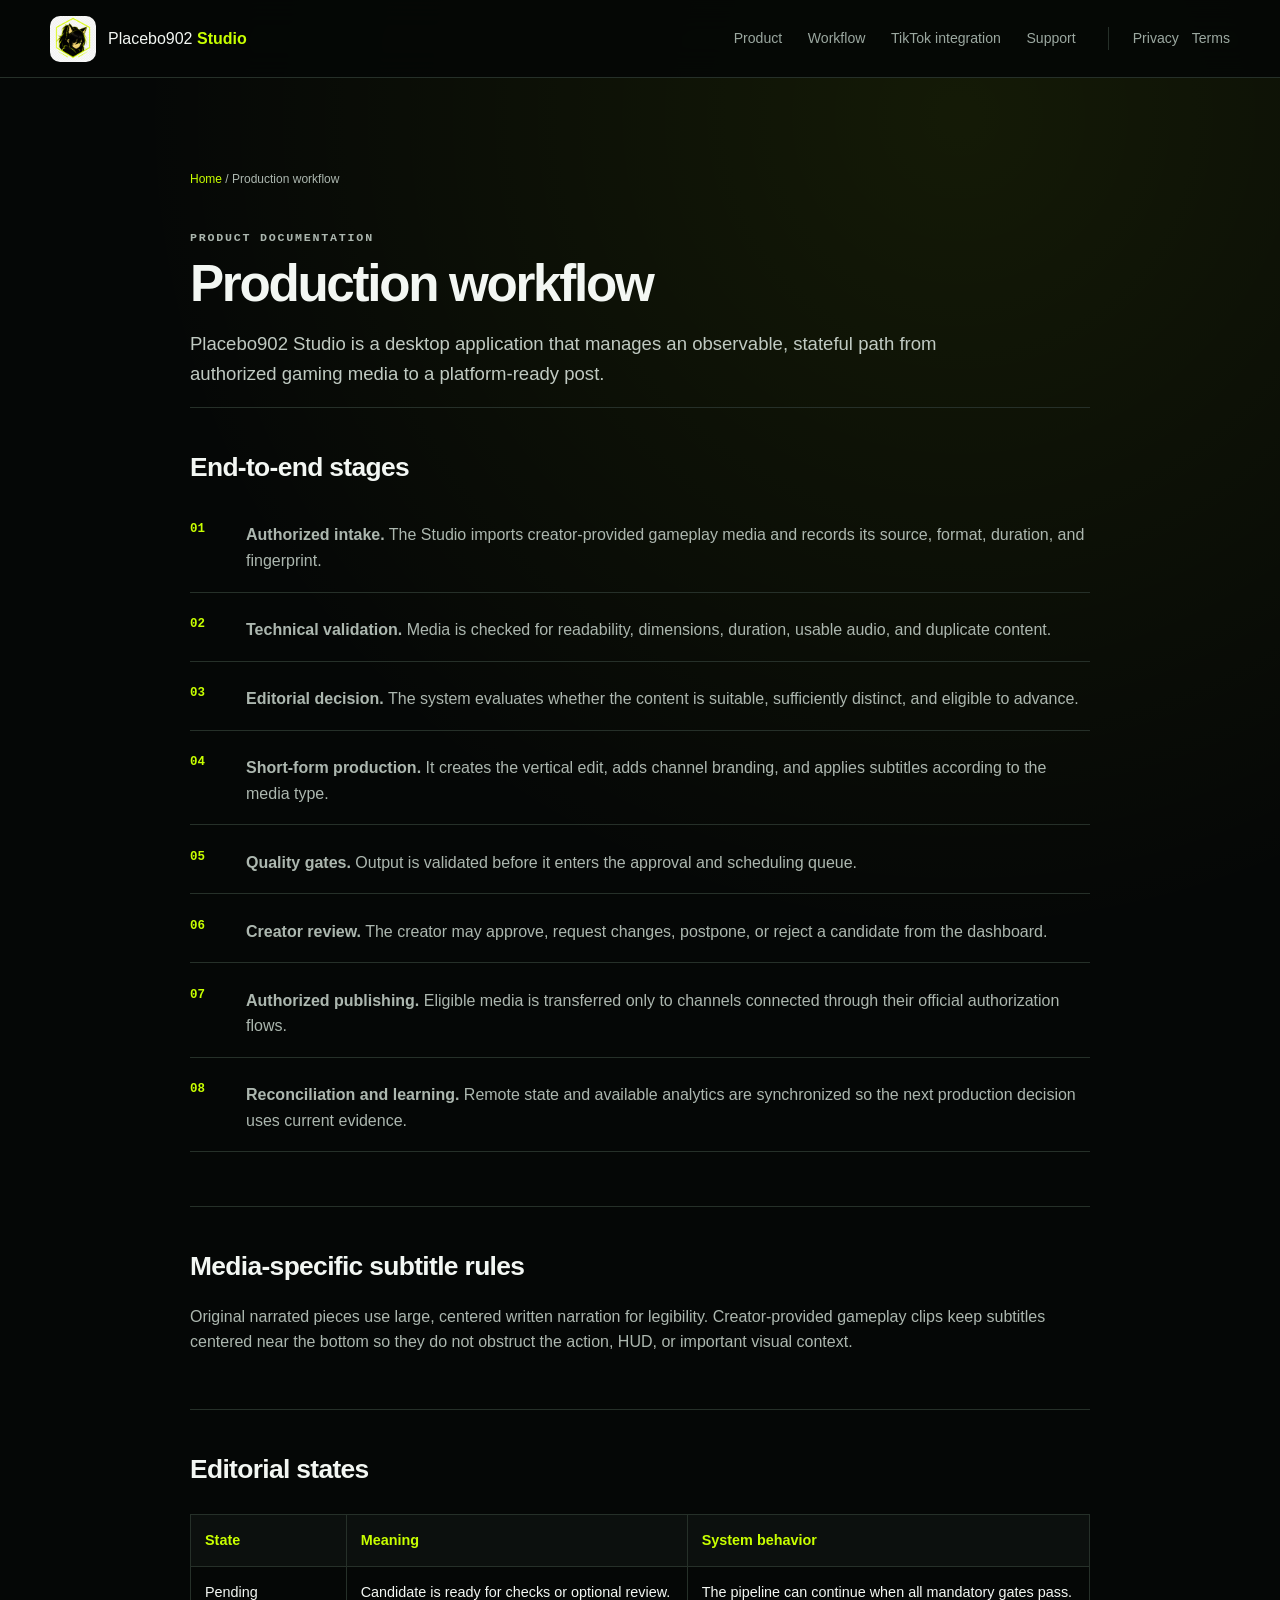
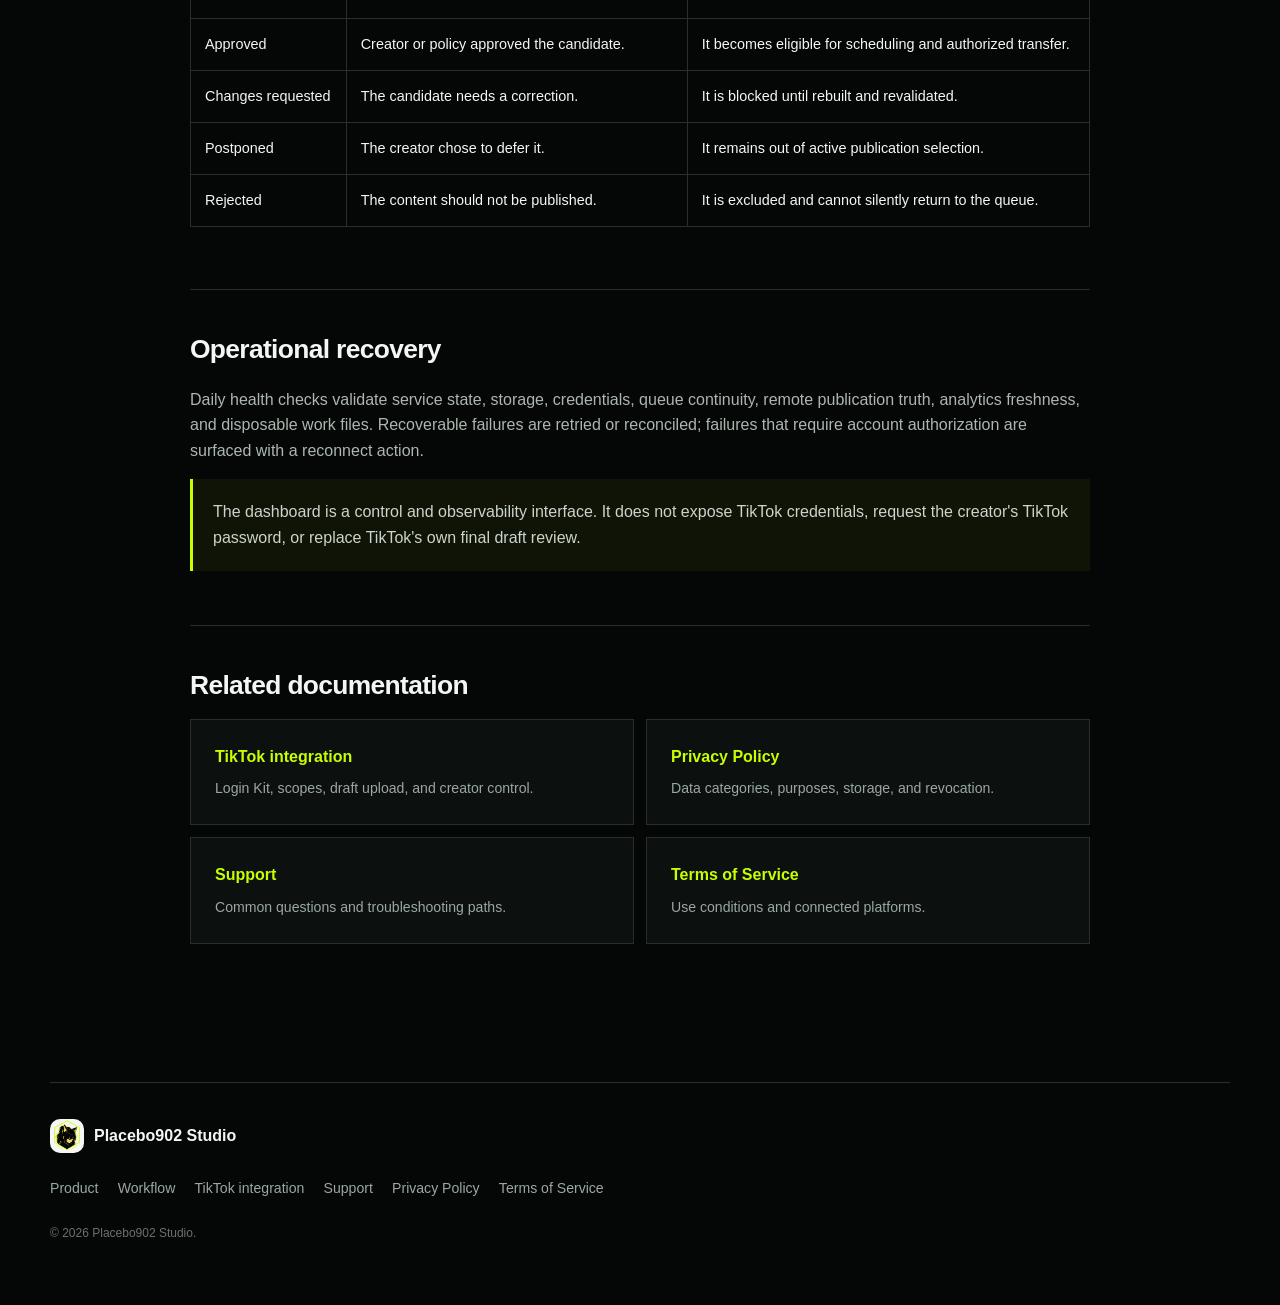
<file: workflow.html>
<!doctype html>
<html lang="en">
<head><meta charset="utf-8"><meta name="viewport" content="width=device-width,initial-scale=1"><meta name="description" content="Complete Placebo902 Studio production workflow, from gaming media intake through editorial review, publishing, reconciliation, and analytics."><meta name="theme-color" content="#050706"><title>Production workflow | Placebo902 Studio</title><link rel="icon" href="assets/app-icon.png"><link rel="stylesheet" href="site.css"></head>
<body>
<header class="site-header"><a class="brand" href="index.html"><img src="assets/app-icon.png" alt="" width="46" height="46"><span>Placebo902 <b>Studio</b></span></a><nav><a href="index.html#product">Product</a><a href="workflow.html">Workflow</a><a href="tiktok-integration.html">TikTok integration</a><a href="support.html">Support</a></nav><div class="legal-links"><a href="privacy.html">Privacy</a><a href="terms.html">Terms</a></div></header>
<main class="document">
  <p class="breadcrumbs"><a href="index.html">Home</a> / Production workflow</p>
  <p class="eyebrow">Product documentation</p><h1>Production workflow</h1>
  <p class="intro">Placebo902 Studio is a desktop application that manages an observable, stateful path from authorized gaming media to a platform-ready post.</p>
  <section><h2>End-to-end stages</h2><ol class="step-list">
    <li><div><b>Authorized intake.</b> The Studio imports creator-provided gameplay media and records its source, format, duration, and fingerprint.</div></li>
    <li><div><b>Technical validation.</b> Media is checked for readability, dimensions, duration, usable audio, and duplicate content.</div></li>
    <li><div><b>Editorial decision.</b> The system evaluates whether the content is suitable, sufficiently distinct, and eligible to advance.</div></li>
    <li><div><b>Short-form production.</b> It creates the vertical edit, adds channel branding, and applies subtitles according to the media type.</div></li>
    <li><div><b>Quality gates.</b> Output is validated before it enters the approval and scheduling queue.</div></li>
    <li><div><b>Creator review.</b> The creator may approve, request changes, postpone, or reject a candidate from the dashboard.</div></li>
    <li><div><b>Authorized publishing.</b> Eligible media is transferred only to channels connected through their official authorization flows.</div></li>
    <li><div><b>Reconciliation and learning.</b> Remote state and available analytics are synchronized so the next production decision uses current evidence.</div></li>
  </ol></section>
  <section><h2>Media-specific subtitle rules</h2><p>Original narrated pieces use large, centered written narration for legibility. Creator-provided gameplay clips keep subtitles centered near the bottom so they do not obstruct the action, HUD, or important visual context.</p></section>
  <section><h2>Editorial states</h2><table><thead><tr><th>State</th><th>Meaning</th><th>System behavior</th></tr></thead><tbody>
    <tr><td>Pending</td><td>Candidate is ready for checks or optional review.</td><td>The pipeline can continue when all mandatory gates pass.</td></tr>
    <tr><td>Approved</td><td>Creator or policy approved the candidate.</td><td>It becomes eligible for scheduling and authorized transfer.</td></tr>
    <tr><td>Changes requested</td><td>The candidate needs a correction.</td><td>It is blocked until rebuilt and revalidated.</td></tr>
    <tr><td>Postponed</td><td>The creator chose to defer it.</td><td>It remains out of active publication selection.</td></tr>
    <tr><td>Rejected</td><td>The content should not be published.</td><td>It is excluded and cannot silently return to the queue.</td></tr>
  </tbody></table></section>
  <section><h2>Operational recovery</h2><p>Daily health checks validate service state, storage, credentials, queue continuity, remote publication truth, analytics freshness, and disposable work files. Recoverable failures are retried or reconciled; failures that require account authorization are surfaced with a reconnect action.</p><p class="notice">The dashboard is a control and observability interface. It does not expose TikTok credentials, request the creator's TikTok password, or replace TikTok's own final draft review.</p></section>
  <section><h2>Related documentation</h2><div class="card-links"><a href="tiktok-integration.html"><b>TikTok integration</b><span>Login Kit, scopes, draft upload, and creator control.</span></a><a href="privacy.html"><b>Privacy Policy</b><span>Data categories, purposes, storage, and revocation.</span></a><a href="support.html"><b>Support</b><span>Common questions and troubleshooting paths.</span></a><a href="terms.html"><b>Terms of Service</b><span>Use conditions and connected platforms.</span></a></div></section>
</main>
<footer><div><img src="assets/app-icon.png" alt="" width="34" height="34"><span>Placebo902 Studio</span></div><nav><a href="index.html">Product</a><a href="workflow.html">Workflow</a><a href="tiktok-integration.html">TikTok integration</a><a href="support.html">Support</a><a href="privacy.html">Privacy Policy</a><a href="terms.html">Terms of Service</a></nav><p>© 2026 Placebo902 Studio.</p></footer>
</body></html>
</file>
<file: site.css>
:root {
  --bg:#050706; --panel:#0c100e; --panel2:#111713; --line:#263029;
  --text:#f3f7f3; --muted:#9ba8a0; --acid:#c8ff00; --acid2:#7fff7a;
  --cyan:#2df5d3; --max:1180px; color-scheme:dark;
  font-family:Inter,ui-sans-serif,-apple-system,BlinkMacSystemFont,"Segoe UI",sans-serif;
}
* { box-sizing:border-box }
html { scroll-behavior:smooth }
body { margin:0; background:radial-gradient(circle at 75% 4%,rgba(200,255,0,.08),transparent 28%),var(--bg); color:var(--text); line-height:1.6 }
a { color:inherit }
.skip-link { position:absolute; left:-9999px }
.skip-link:focus { left:1rem; top:1rem; background:var(--acid); color:#000; padding:.6rem 1rem; z-index:20 }
.site-header { height:78px; display:flex; align-items:center; gap:2rem; padding:0 max(24px,calc((100vw - var(--max))/2)); border-bottom:1px solid var(--line); background:rgba(5,7,6,.9); backdrop-filter:blur(16px); position:sticky; top:0; z-index:10 }
.brand { display:flex; align-items:center; gap:.75rem; text-decoration:none; white-space:nowrap }
.brand img, footer img { border-radius:10px }
.brand b, .eyebrow { color:var(--acid) }
.site-header nav { display:flex; gap:1.6rem; margin-left:auto }
.site-header nav a,.legal-links a,footer a { text-decoration:none; color:var(--muted); font-size:.88rem }
.site-header nav a:hover,.legal-links a:hover,footer a:hover { color:var(--acid) }
.legal-links { display:flex; gap:.8rem; padding-left:1.5rem; border-left:1px solid var(--line) }
main { overflow:hidden }
.hero { max-width:var(--max); margin:0 auto; padding:90px 0 80px; display:grid; grid-template-columns:.86fr 1.14fr; gap:58px; align-items:center }
.eyebrow { margin:0 0 .8rem; font:700 .73rem/1.2 ui-monospace,SFMono-Regular,Menlo,monospace; letter-spacing:.15em; text-transform:uppercase }
.hero h1 { font-size:clamp(3rem,5.4vw,5.7rem); line-height:.95; letter-spacing:-.065em; margin:0 0 1.5rem }
.lede { color:#c2ccc5; font-size:1.12rem }
.hero-actions { display:flex; gap:.8rem; margin:2rem 0 }
.button { display:inline-flex; justify-content:center; padding:.82rem 1.2rem; border:1px solid var(--line); text-decoration:none; font-weight:700; font-size:.88rem }
.button.primary { background:var(--acid); border-color:var(--acid); color:#060806 }
.button.secondary:hover { border-color:var(--acid); color:var(--acid) }
.proof-list { padding:0; margin:1.6rem 0 0; list-style:none; color:var(--muted); font-size:.82rem; display:grid; gap:.4rem }
.proof-list li:before { content:"✓"; color:var(--acid); margin-right:.55rem }
.product-window { border:1px solid #394439; background:#080b09; box-shadow:0 34px 90px rgba(0,0,0,.5),0 0 80px rgba(200,255,0,.07); transform:perspective(1200px) rotateY(-2deg) }
.window-bar { height:38px; display:flex; align-items:center; gap:6px; padding:0 12px; border-bottom:1px solid var(--line); color:#657069; font:600 .58rem ui-monospace,monospace; letter-spacing:.1em }
.window-bar i { width:7px; height:7px; border:1px solid #526056; border-radius:50% }
.window-bar span { margin-left:auto }
.window-body { display:grid; grid-template-columns:115px 1fr; min-height:410px }
.window-body aside { border-right:1px solid var(--line); padding:18px 12px; display:flex; flex-direction:column; gap:7px }
.window-body aside img { width:48px; height:48px; border-radius:10px; margin-bottom:16px }
.window-body aside span { font-size:.68rem; color:#6f7c73; padding:7px }
.window-body aside .active { background:rgba(200,255,0,.09); color:var(--acid); border-left:2px solid var(--acid) }
.console { padding:24px }
.status-line { display:flex; justify-content:space-between; align-items:center; color:#b7c2ba; font-size:.72rem }
.status-line b { color:var(--acid); border:1px solid rgba(200,255,0,.28); padding:3px 8px; font:600 .57rem ui-monospace,monospace }
.status-dot { width:7px; height:7px; display:inline-block; background:var(--acid2); border-radius:50%; margin-right:7px; box-shadow:0 0 12px var(--acid2) }
.metric-grid { display:grid; grid-template-columns:repeat(3,1fr); gap:10px; margin:26px 0 }
.metric-grid article,.activity { border:1px solid var(--line); background:var(--panel); padding:14px }
.metric-grid span,.activity span { font-size:.58rem; color:#6f7b73; text-transform:uppercase; letter-spacing:.07em; display:block }
.metric-grid strong { font-size:.9rem; display:block; margin:.35rem 0 }
.metric-grid small,.activity small { font-size:.61rem; color:#6e7971 }
.flow-card { border:1px solid var(--line); background:linear-gradient(145deg,#0c110d,#0b0e0c); padding:20px 14px; display:flex; align-items:center; justify-content:space-between }
.flow-card div { text-align:center }
.flow-card b { font:700 .68rem ui-monospace,monospace; color:var(--acid); display:block }
.flow-card span { font-size:.62rem; color:#9da89f }
.flow-card em { height:1px; background:#344037; flex:1; margin:0 8px }
.activity { margin-top:10px }
.activity b { display:block; font-size:.76rem; margin:.4rem 0 }
.section { max-width:var(--max); margin:0 auto; padding:100px 0; border-top:1px solid var(--line) }
.section-heading { max-width:720px; margin-bottom:42px }
.section h2,.document h1 { font-size:clamp(2.2rem,4vw,4rem); line-height:1.03; letter-spacing:-.045em; margin:.2rem 0 1rem }
.section-heading>p:last-child,.split>div>p,.cta p { color:var(--muted) }
.feature-grid { display:grid; grid-template-columns:repeat(3,1fr); gap:1px; background:var(--line); border:1px solid var(--line) }
.feature-grid article { background:var(--panel); padding:34px; min-height:240px }
.feature-grid article>span { font:700 .68rem ui-monospace,monospace; color:var(--acid) }
.feature-grid h3 { font-size:1.12rem; margin:2.4rem 0 .7rem }
.feature-grid p,.reliability-grid p { font-size:.9rem; color:var(--muted) }
.split { display:grid; grid-template-columns:1fr 1fr; gap:100px }
.text-link { color:var(--acid); text-decoration:none; font-weight:700 }
.control-list { border-top:1px solid var(--line) }
.control-list div { padding:20px 0; border-bottom:1px solid var(--line); display:grid; grid-template-columns:170px 1fr; gap:20px }
.control-list b { font-size:.88rem }
.control-list span { color:var(--muted); font-size:.86rem }
.reliability-grid { display:grid; grid-template-columns:repeat(4,1fr); gap:14px }
.reliability-grid article { background:var(--panel2); border:1px solid var(--line); padding:24px }
.reliability-grid b { color:var(--cyan) }
.cta { display:grid; grid-template-columns:1.2fr .8fr; gap:80px; align-items:end }
.cta-links { display:grid }
.cta-links a { padding:14px 0; border-bottom:1px solid var(--line); text-decoration:none }
.cta-links a:hover { color:var(--acid); padding-left:8px }
.document { max-width:900px; margin:0 auto; padding:80px 0 100px }
.document .intro { font-size:1.16rem; color:#c0cac2; max-width:760px }
.document section { padding:38px 0; border-top:1px solid var(--line) }
.document h2 { font-size:1.65rem; letter-spacing:-.025em; margin:0 0 .8rem }
.document h3 { font-size:1rem; color:var(--acid); margin-top:1.8rem }
.document p,.document li { color:#acb7af }
.document li { margin:.4rem 0 }
.document table { width:100%; border-collapse:collapse; margin:1.5rem 0; font-size:.9rem }
.document th,.document td { text-align:left; border:1px solid var(--line); padding:14px; vertical-align:top }
.document th { color:var(--acid); background:var(--panel) }
.step-list { counter-reset:step; list-style:none; padding:0 }
.step-list li { counter-increment:step; display:grid; grid-template-columns:42px 1fr; gap:14px; padding:18px 0; border-bottom:1px solid var(--line) }
.step-list li:before { content:counter(step,decimal-leading-zero); font:700 .78rem ui-monospace,monospace; color:var(--acid) }
.notice { padding:20px; border-left:3px solid var(--acid); background:rgba(200,255,0,.05); color:#cbd4cd!important }
.breadcrumbs { font-size:.75rem; color:var(--muted); margin-bottom:42px }
.breadcrumbs a { color:var(--acid); text-decoration:none }
.card-links { display:grid; grid-template-columns:repeat(2,1fr); gap:12px }
.card-links a { display:block; padding:24px; border:1px solid var(--line); background:var(--panel); text-decoration:none }
.card-links a:hover { border-color:var(--acid) }
.card-links b { display:block; color:var(--acid); margin-bottom:.35rem }
.card-links span { color:var(--muted); font-size:.88rem }
footer { max-width:var(--max); margin:0 auto; padding:36px 0 50px; border-top:1px solid var(--line) }
footer>div { display:flex; align-items:center; gap:10px; font-weight:700 }
footer nav { display:flex; flex-wrap:wrap; gap:1.2rem; margin:24px 0 }
footer p { font-size:.75rem; color:#68736b }
@media(max-width:900px) {
  .site-header { padding:0 20px } .site-header nav { display:none } .legal-links { margin-left:auto }
  .hero,.section { margin-left:22px; margin-right:22px } .hero { grid-template-columns:1fr; padding-top:60px }
  .product-window { transform:none } .feature-grid { grid-template-columns:1fr 1fr }
  .split,.cta { grid-template-columns:1fr; gap:36px } .reliability-grid { grid-template-columns:1fr 1fr }
  .document { padding-left:22px; padding-right:22px } footer { margin:0 22px }
}
@media(max-width:560px) {
  .brand span { display:none } .site-header { height:66px } .hero h1 { font-size:3.4rem }
  .hero-actions { flex-direction:column } .window-body { grid-template-columns:80px 1fr }
  .window-body aside span { font-size:.58rem } .console { padding:14px } .metric-grid { grid-template-columns:1fr }
  .flow-card { display:grid; grid-template-columns:1fr 1fr; gap:10px } .flow-card em { display:none }
  .feature-grid,.reliability-grid,.card-links { grid-template-columns:1fr }
  .control-list div { grid-template-columns:1fr; gap:5px } .document table { font-size:.72rem }
  .document th,.document td { padding:8px }
}
</file>
